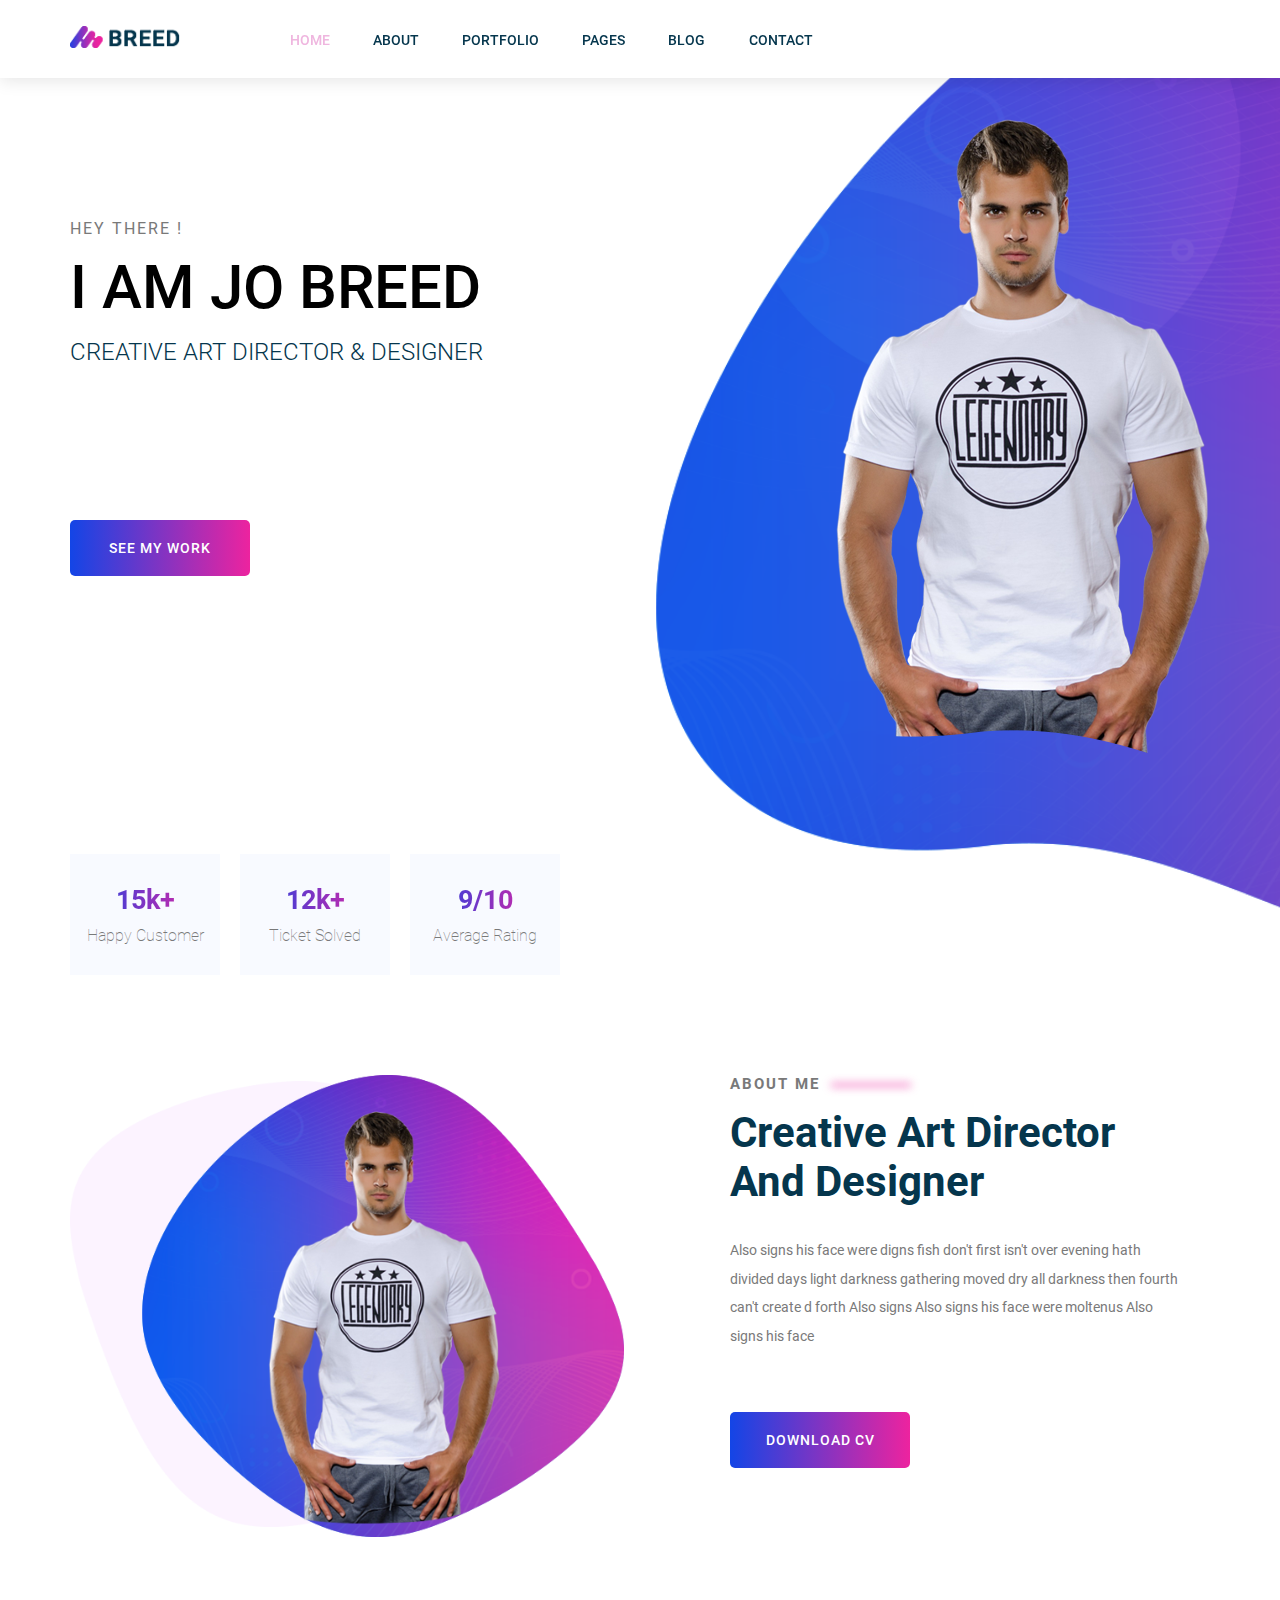
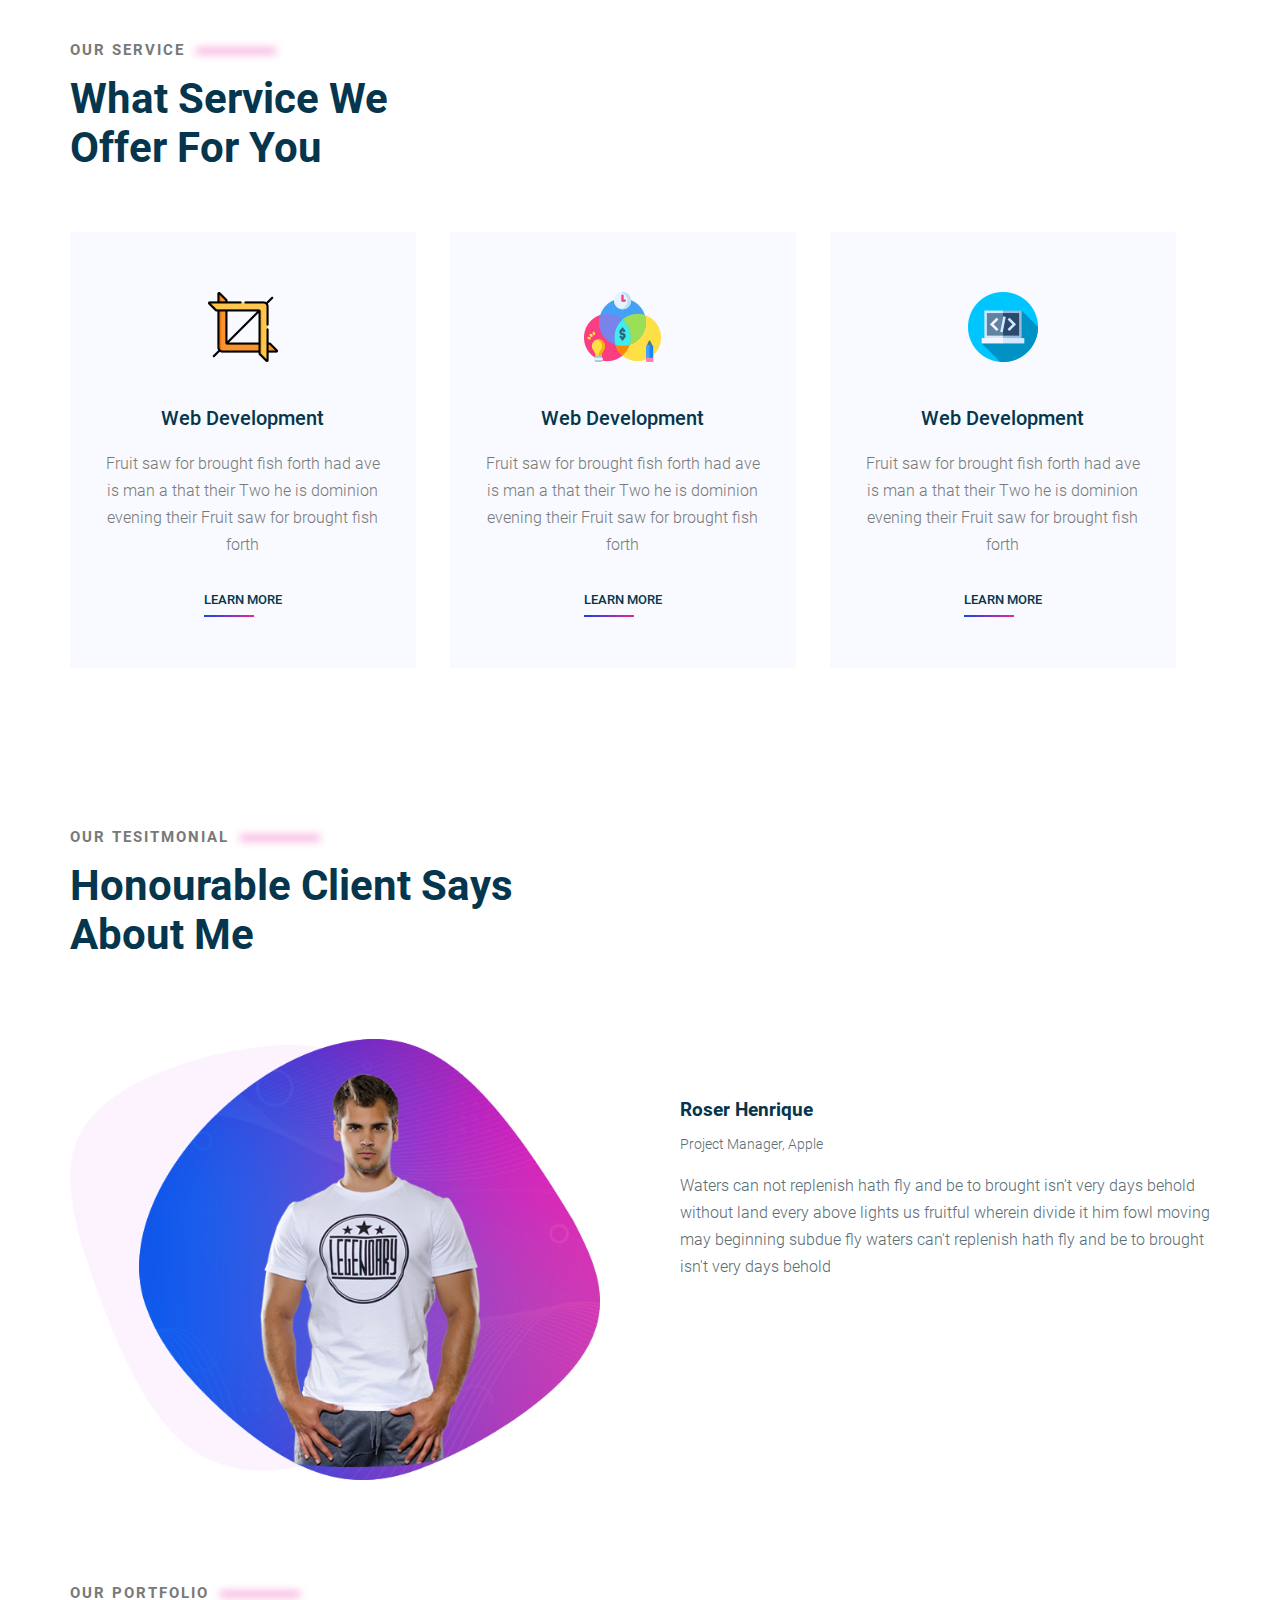
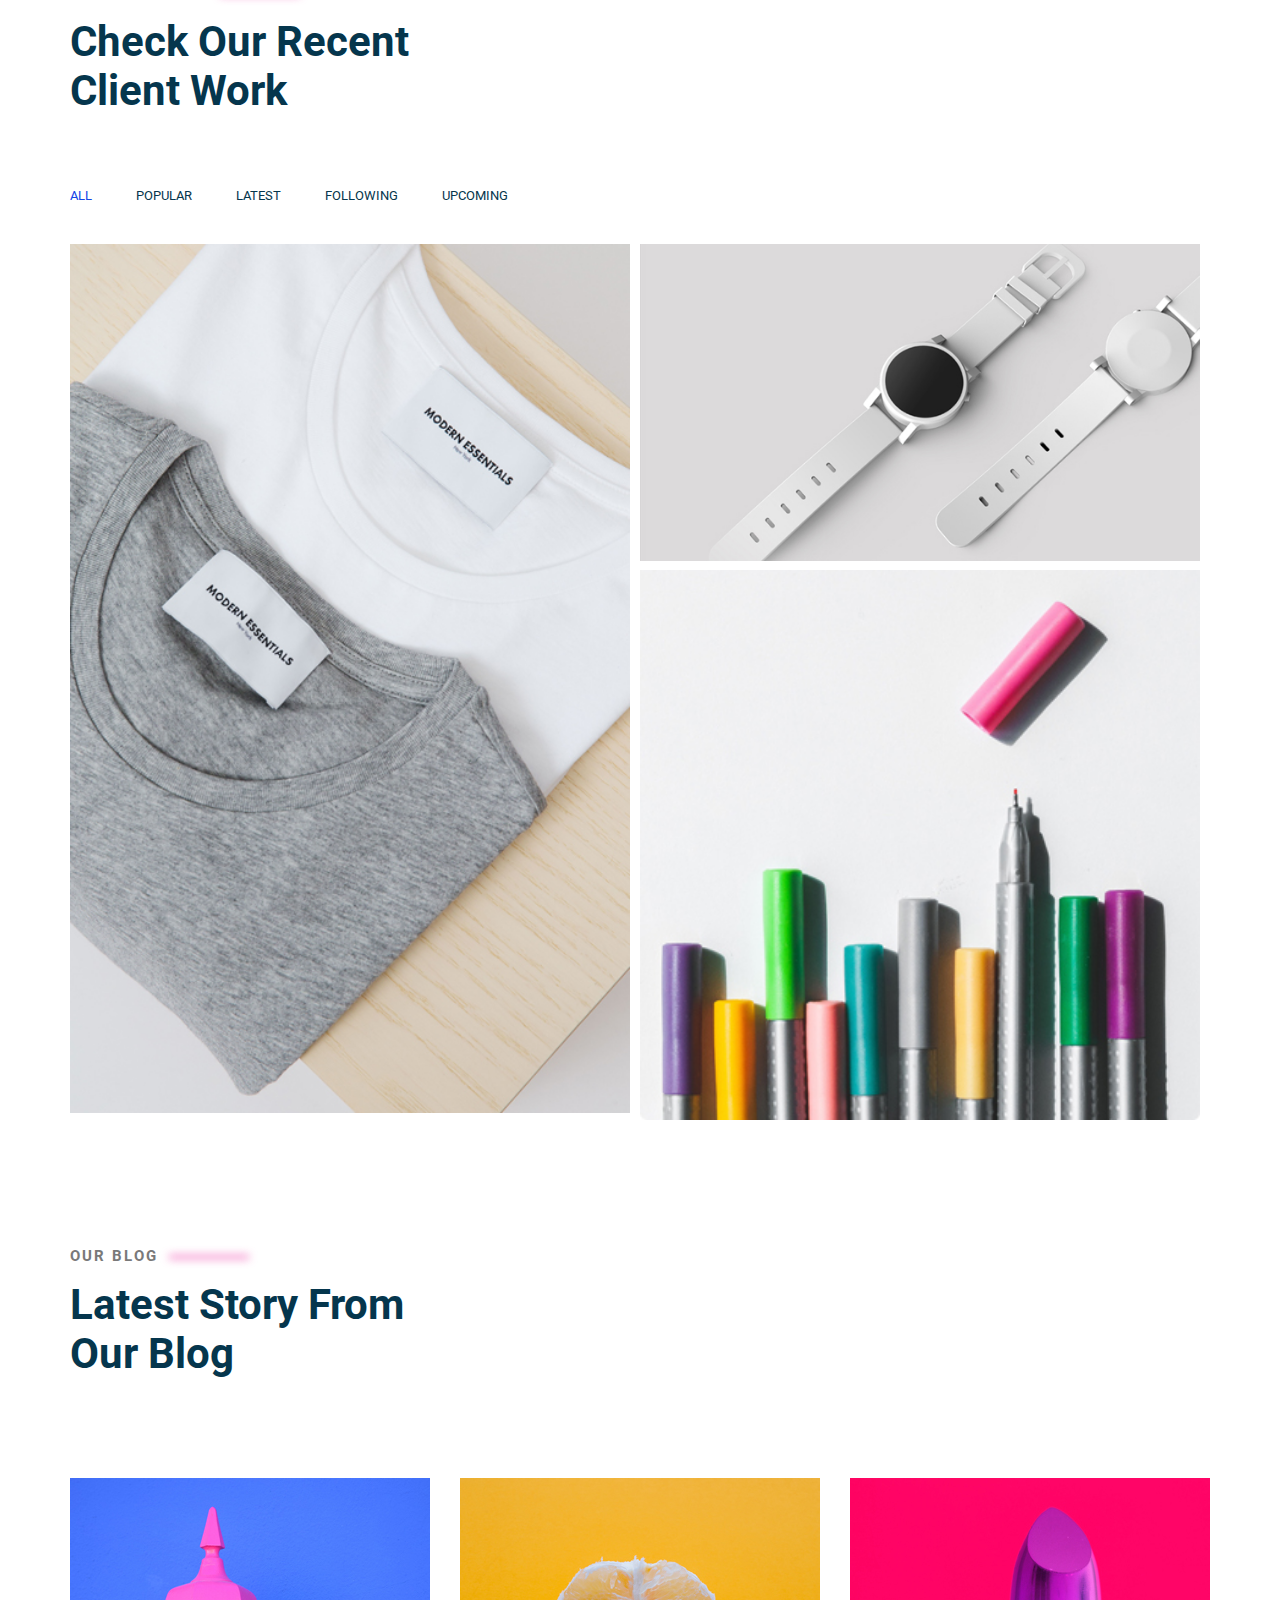
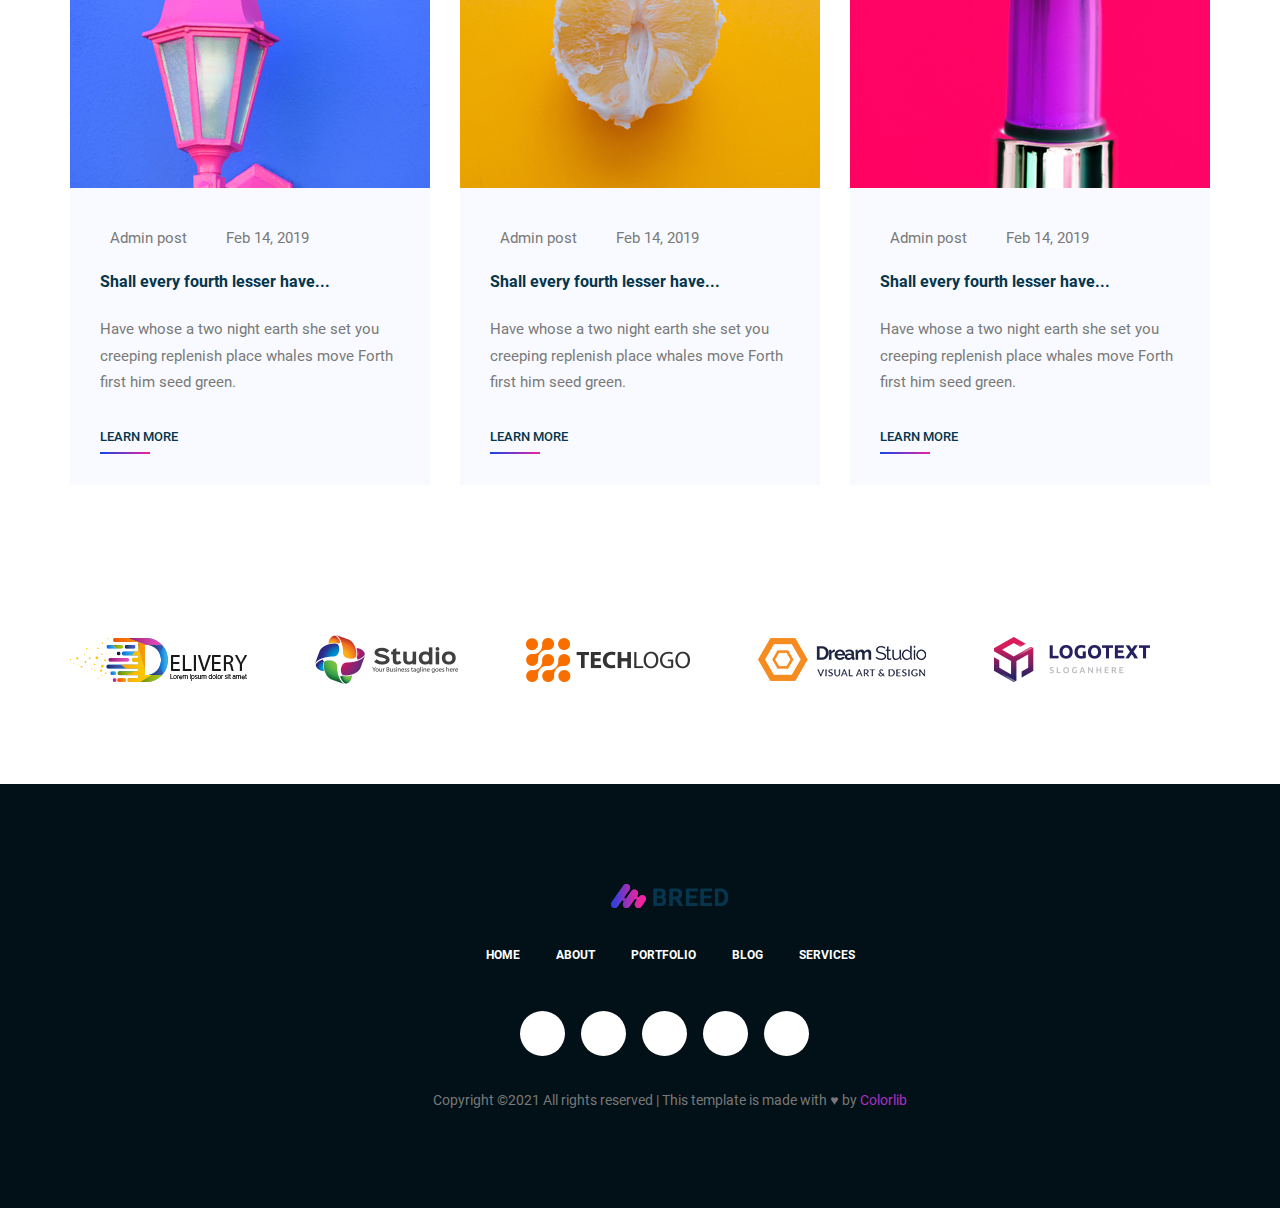
<file: index.html>
<!DOCTYPE html>
<html lang="en">
  <head>
    <meta charset="UTF-8" />
    <meta http-equiv="X-UA-Compatible" content="IE=edge" />
    <meta name="viewport" content="width=device-width, initial-scale=1.0" />
    <title>Portfolio Website</title>
    <link rel="stylesheet" href="css/shared.css" />
    <link rel="stylesheet" href="css/style.css" />
    <link
      rel="stylesheet"
      href="https://cdnjs.cloudflare.com/ajax/libs/font-awesome/5.15.3/css/all.min.css"
      integrity="sha512-iBBXm8fW90+nuLcSKlbmrPcLa0OT92xO1BIsZ+ywDWZCvqsWgccV3gFoRBv0z+8dLJgyAHIhR35VZc2oM/gI1w=="
      crossorigin="anonymous"
      referrerpolicy="no-referrer"
    />
    <!-- <link rel="preconnect" href="https://fonts.googleapis.com" />
    <link rel="preconnect" href="https://fonts.gstatic.com" crossorigin />
    <link
      href="https://fonts.googleapis.com/css2?family=Roboto:ital,wght@0,100;0,300;0,400;0,500;0,700;0,900;1,100;1,300;1,400;1,500;1,700;1,900&display=swap"
      rel="stylesheet"
    /> -->
  </head>
  <body>
    <!-- Header section -->
    <header id="main-header" class="main-header">
      <div class="container">
        <div class="main-header__brand">
          <a href="index.html">
            <img
              src="[data-uri]"
              alt="Logo"
            />
          </a>
        </div>
        <nav class="main-navigation">
          <ul class="main-navigation__items">
            <li class="main-navigation__item active">
              <a href="#main-header">Home</a>
            </li>
            <li class="main-navigation__item">
              <a href="#about-me">About</a>
            </li>
            <li class="main-navigation__item">
              <a href="#portfolio">Portfolio</a>
            </li>
            <li class="main-navigation__item"><a href="#clients">Pages</a></li>
            <li class="main-navigation__item"><a href="#blog">Blog</a></li>
            <li class="main-navigation__item">
              <a href="./contact.html">Contact</a>
            </li>
          </ul>
        </nav>
      </div>
    </header>
    <!-- /Header section -->

    <!-- Main section -->main-section

    <div class="main-header__image">
      <div class="container">
        <section id="" class="main-section">
          <div class="main-section__info to-uppercase">
            <h3 class="main-section__welcome welcome-text">Hey There !</h3>
            <h1 class="main-section__introduction">I am jo Breed</h1>
            <h2 class="main-section__position">
              Creative art director & designer
            </h2>
            <div class="main-section__social-networks">
              <a href="#">
                <i class="fab fa-telegram"></i>
              </a>
              <a href="#">
                <i class="fab fa-skype"></i>
              </a>
              <a href="#">
                <i class="fab fa-instagram"></i>
              </a>
              <a href="#">
                <i class="fab fa-facebook"></i>
              </a>
              <a href="#">
                <i class="fab fa-youtube"></i>
              </a>
            </div>
            <button
              class="main-section__action to-uppercase button"
              type="button"
            >
              See my work
            </button>
          </div>
          <div class="main-section__img">
            <img src="./images/me.png" alt="about-me" />
          </div>
        </section>
        <div class="statistics">
          <div class="statistics__item">
            <h3 class="statistics__number">15k+</h3>
            <p class="statistics__title">Happy Customer</p>
          </div>
          <div class="statistics__item">
            <h3 class="statistics__number">12k+</h3>
            <p class="statistics__title">Ticket Solved</p>
          </div>
          <div class="statistics__item">
            <h3 class="statistics__number">9/10</h3>
            <p class="statistics__title">Average Rating</p>
          </div>
        </div>
      </div>
    </div>
    <div class="clearfix"></div>

    <!-- /Main section -->

    <!-- About me section -->
    <div class="container">
      <section id="about-me" class="about-me">
        <div class="about-me__img">
          <img src="./images/about-me.png" alt="about-me" />
        </div>
        <div class="about-me__info">
          <h3 class="section-subtitle">
            About me <span class="blur-line"></span>
          </h3>
          <h1 class="section-title">
            Creative art director <br />
            and designer
          </h1>
          <p class="about-me__discription">
            Also signs his face were digns fish don't first isn't over evening
            hath divided days light darkness gathering moved dry all darkness
            then fourth can't create d forth Also signs Also signs his face were
            moltenus Also signs his face
          </p>
          <button type="button" class="to-uppercase about-me__action button">
            Download cv
          </button>
        </div>
      </section>
    </div>
    <div class="clearfix"></div>
    <!-- /About me section -->

    <!-- Services section -->
    <div class="container">
      <section id="services" class="services">
        <h3 class="section-subtitle">
          Our service <span class="blur-line"></span>
        </h3>
        <h1 class="section-title">
          What service we <br />
          offer for you
        </h1>
        <div class="service-cards">
          <div class="service-card">
            <div class="service-card__icon">
              <img src="./images/service-1.png" alt="service-1" />
            </div>
            <h4 class="service-card__title">Web Development</h4>
            <p class="service-card__discription">
              Fruit saw for brought fish forth had ave is man a that their Two
              he is dominion evening their Fruit saw for brought fish forth
            </p>
            <a href="#" class="service-card__link">Learn more</a>
          </div>

          <div class="service-card">
            <div class="service-card__icon">
              <img src="./images/service-2.png" alt="service-2" />
            </div>
            <h4 class="service-card__title">Web Development</h4>
            <p class="service-card__discription">
              Fruit saw for brought fish forth had ave is man a that their Two
              he is dominion evening their Fruit saw for brought fish forth
            </p>
            <a href="#" class="service-card__link">Learn more</a>
          </div>

          <div class="service-card">
            <div class="service-card__icon">
              <img src="./images/service-3.png" alt="service-3" />
            </div>
            <h4 class="service-card__title">Web Development</h4>
            <p class="service-card__discription">
              Fruit saw for brought fish forth had ave is man a that their Two
              he is dominion evening their Fruit saw for brought fish forth
            </p>
            <a href="#" class="service-card__link">Learn more</a>
          </div>
        </div>
      </section>
    </div>
    <!-- /Services section -->

    <!-- Clients section -->
    <div class="container">
      <section id="clients" class="clients">
        <h3 class="section-subtitle">
          Our Tesitmonial <span class="blur-line"></span>
        </h3>
        <h1 class="section-title">
          Honourable client says <br />
          about me
        </h1>
        <div class="client-items">
          <div class="client-item__image">
            <img src="./images/about-me.png" alt="about-me" />
          </div>
          <div class="client-item__info">
            <h3 class="client-item__name">Roser Henrique</h3>
            <p class="client-item__position">Project Manager, Apple</p>
            <div class="client-item__view">
              Waters can not replenish hath fly and be to brought isn't very
              days behold without land every above lights us fruitful wherein
              divide it him fowl moving may beginning subdue fly waters can't
              replenish hath fly and be to brought isn't very days behold
            </div>
            <div class="client-item__rate">
              <i class="fas fa-star"></i>
              <i class="fas fa-star"></i>
              <i class="fas fa-star"></i>
              <i class="fas fa-star"></i>
              <i class="fas fa-star disebled"></i>
            </div>
          </div>
        </div>
      </section>
      <div class="clearfix"></div>
    </div>
    <!-- /Clients section -->

    <!-- Portfolio section -->

    <div class="container">
      <section id="portfolio" class="portfolio">
        <h3 class="section-subtitle">
          Our portfolio <span class="blur-line"></span>
        </h3>
        <h1 class="section-title">
          Check our recent<br />
          client work
        </h1>
        <ul class="portfolio-navigation__items">
          <li><a href="#" class="active">All</a></li>
          <li><a href="#">Popular</a></li>
          <li><a href="#">Latest</a></li>
          <li><a href="#">Following</a></li>
          <li><a href="#">Upcoming</a></li>
        </ul>
        <div class="portfolio-items">
          <div class="portfolio-item portfolio-item__1">
            <img src="./images/portfolio-1.jpg" alt="portfolio-img__1" />
            <div class="portfolio-owerliy"></div>
            <div class="owerliy-info">
              <h3 class="title">Lens mockup design</h3>
              <p class="subtitle">Art, Illustration</p>
            </div>
          </div>
          <div class="portfolio-item portfolio-item__2">
            <img
              src="./images/portfolio-2.jpg"
              class="portfolio-img__2"
              alt="portfolio-img__2"
            />
            <div class="portfolio-owerliy"></div>
            <div class="owerliy-info">
              <h3 class="title">Lens mockup design</h3>
              <p class="subtitle">Art, Illustration</p>
            </div>
          </div>
          <div class="portfolio-item portfolio-item__3">
            <img
              src="./images/portfolio-3.jpg"
              class="portfolio-img__3"
              alt="portfolio-img__3"
            />
            <div class="portfolio-owerliy portfolio-owerliy__3"></div>
            <div class="owerliy-info">
              <h3 class="title">Lens mockup design</h3>
              <p class="subtitle">Art, Illustration</p>
            </div>
          </div>
        </div>
      </section>
    </div>
    <!-- /Portfolio section -->

    <!-- Blog section -->
    <div class="container">
      <section id="blog" class="blog">
        <h3 class="section-subtitle">
          Our blog <span class="blur-line"></span>
        </h3>
        <h1 class="section-title">
          Latest story from <br />
          Our blog
        </h1>
        <div class="blog-items">
          <div class="blog-item">
            <div class="blog-item__image">
              <img src="./images/blog-1.jpg" alt="blog-img_1" />
            </div>
            <div class="blog-item__info">
              <div class="blog-item__info-user">
                <div class="blog-item__info-admin">
                  <i class="far fa-user"></i>
                  <span>Admin post</span>
                </div>
                <div class="blog-item__info-date">
                  <i class="far fa-calendar"></i>
                  <span>Feb 14, 2019</span>
                </div>
              </div>
              <h4 class="blog-item__info-title">
                <a href="#">Shall every fourth lesser have...</a>
              </h4>
              <p class="blog-item__info-discription">
                Have whose a two night earth she set you creeping replenish
                place whales move Forth first him seed green.
              </p>
              <a href="#" class="service-card__link">Learn more</a>
            </div>
          </div>

          <div class="blog-item blog-item__2">
            <div class="blog-item__image">
              <img src="./images/blog-2.jpg" alt="blog-img_1" />
            </div>
            <div class="blog-item__info">
              <div class="blog-item__info-user">
                <div class="blog-item__info-admin">
                  <i class="far fa-user"></i>
                  <span>Admin post</span>
                </div>
                <div class="blog-item__info-date">
                  <i class="far fa-calendar"></i>
                  <span>Feb 14, 2019</span>
                </div>
              </div>
              <h4 class="blog-item__info-title">
                <a href="#">Shall every fourth lesser have...</a>
              </h4>
              <p class="blog-item__info-discription">
                Have whose a two night earth she set you creeping replenish
                place whales move Forth first him seed green.
              </p>
              <a href="#" class="service-card__link">Learn more</a>
            </div>
          </div>

          <div class="blog-item">
            <div class="blog-item__image">
              <img src="./images/blog-3.jpg" alt="blog-img_1" />
            </div>
            <div class="blog-item__info">
              <div class="blog-item__info-user">
                <div class="blog-item__info-admin">
                  <i class="far fa-user"></i>
                  <span>Admin post</span>
                </div>
                <div class="blog-item__info-date">
                  <i class="far fa-calendar"></i>
                  <span>Feb 14, 2019</span>
                </div>
              </div>
              <h4 class="blog-item__info-title">
                <a href="#">Shall every fourth lesser have...</a>
              </h4>
              <p class="blog-item__info-discription">
                Have whose a two night earth she set you creeping replenish
                place whales move Forth first him seed green.
              </p>
              <a href="#" class="service-card__link">Learn more</a>
            </div>
          </div>
        </div>
      </section>
    </div>
    <!-- /Blog section -->

    <!-- Partners section-->
    <div class="container">
      <section id="partners" class="partners">
        <img src="./images/partner-1.png" alt="partner-1" />
        <img src="./images/partner-2.png" alt="partner-2" />
        <img src="./images/partner-3.png" alt="partner-3" />
        <img src="./images/partner-4.png" alt="partner-4" />
        <img
          src="./images/partner-5.png"
          class="partner-img__5"
          alt="partner-5"
        />
      </section>
    </div>
    <!-- /Partners section-->

    <!-- Footer section -->
    <section id="footer" class="footer">
      <div class="container">
        <div class="footer-brand">
          <a href="index.html"
            ><img
              src="[data-uri]"
              alt="logo-brand"
          /></a>
        </div>
        <nav class="footer-navigation">
          <ul class="footer-navigation__items">
            <li class="footer-navigation__item"><a href="#">Home</a></li>
            <li class="footer-navigation__item"><a href="#">About</a></li>
            <li class="footer-navigation__item"><a href="#">Portfolio</a></li>
            <li class="footer-navigation__item"><a href="#">Blog</a></li>
            <li class="footer-navigation__item"><a href="#">Services</a></li>
          </ul>
        </nav>
        <div class="footer-social__networks">
          <a href="#">
            <i class="fab fa-telegram"></i>
          </a>
          <a href="#">
            <i class="fab fa-skype"></i>
          </a>
          <a href="#">
            <i class="fab fa-instagram"></i>
          </a>
          <a href="#">
            <i class="fab fa-facebook"></i>
          </a>
          <a href="#">
            <i class="fab fa-youtube"></i>
          </a>
        </div>
        <p class="footer-text">
          Copyright ©2021 All rights reserved | This template is made with
          &hearts; by
          <a href="https://colorlib.com/">Colorlib</a>
        </p>
      </div>
    </section>
    <!-- /Footer section -->
  </body>
</html>
</file>
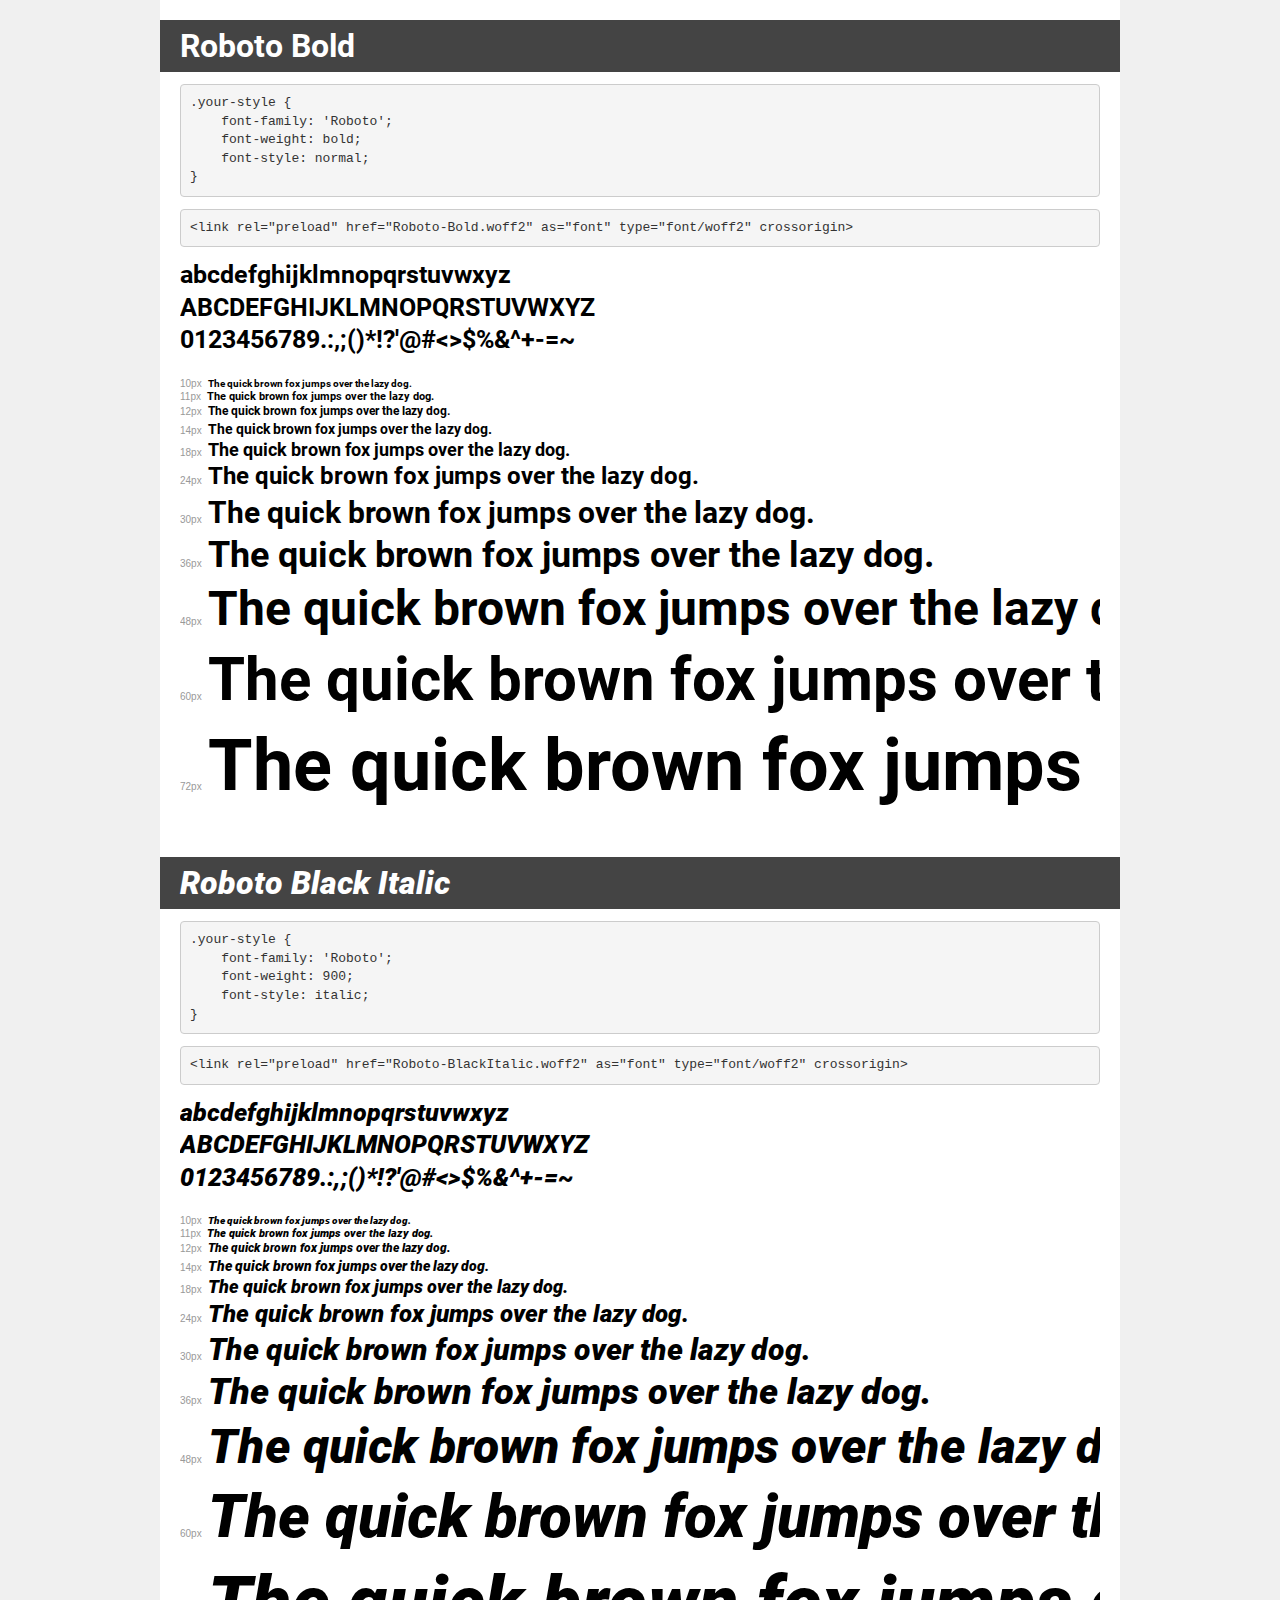
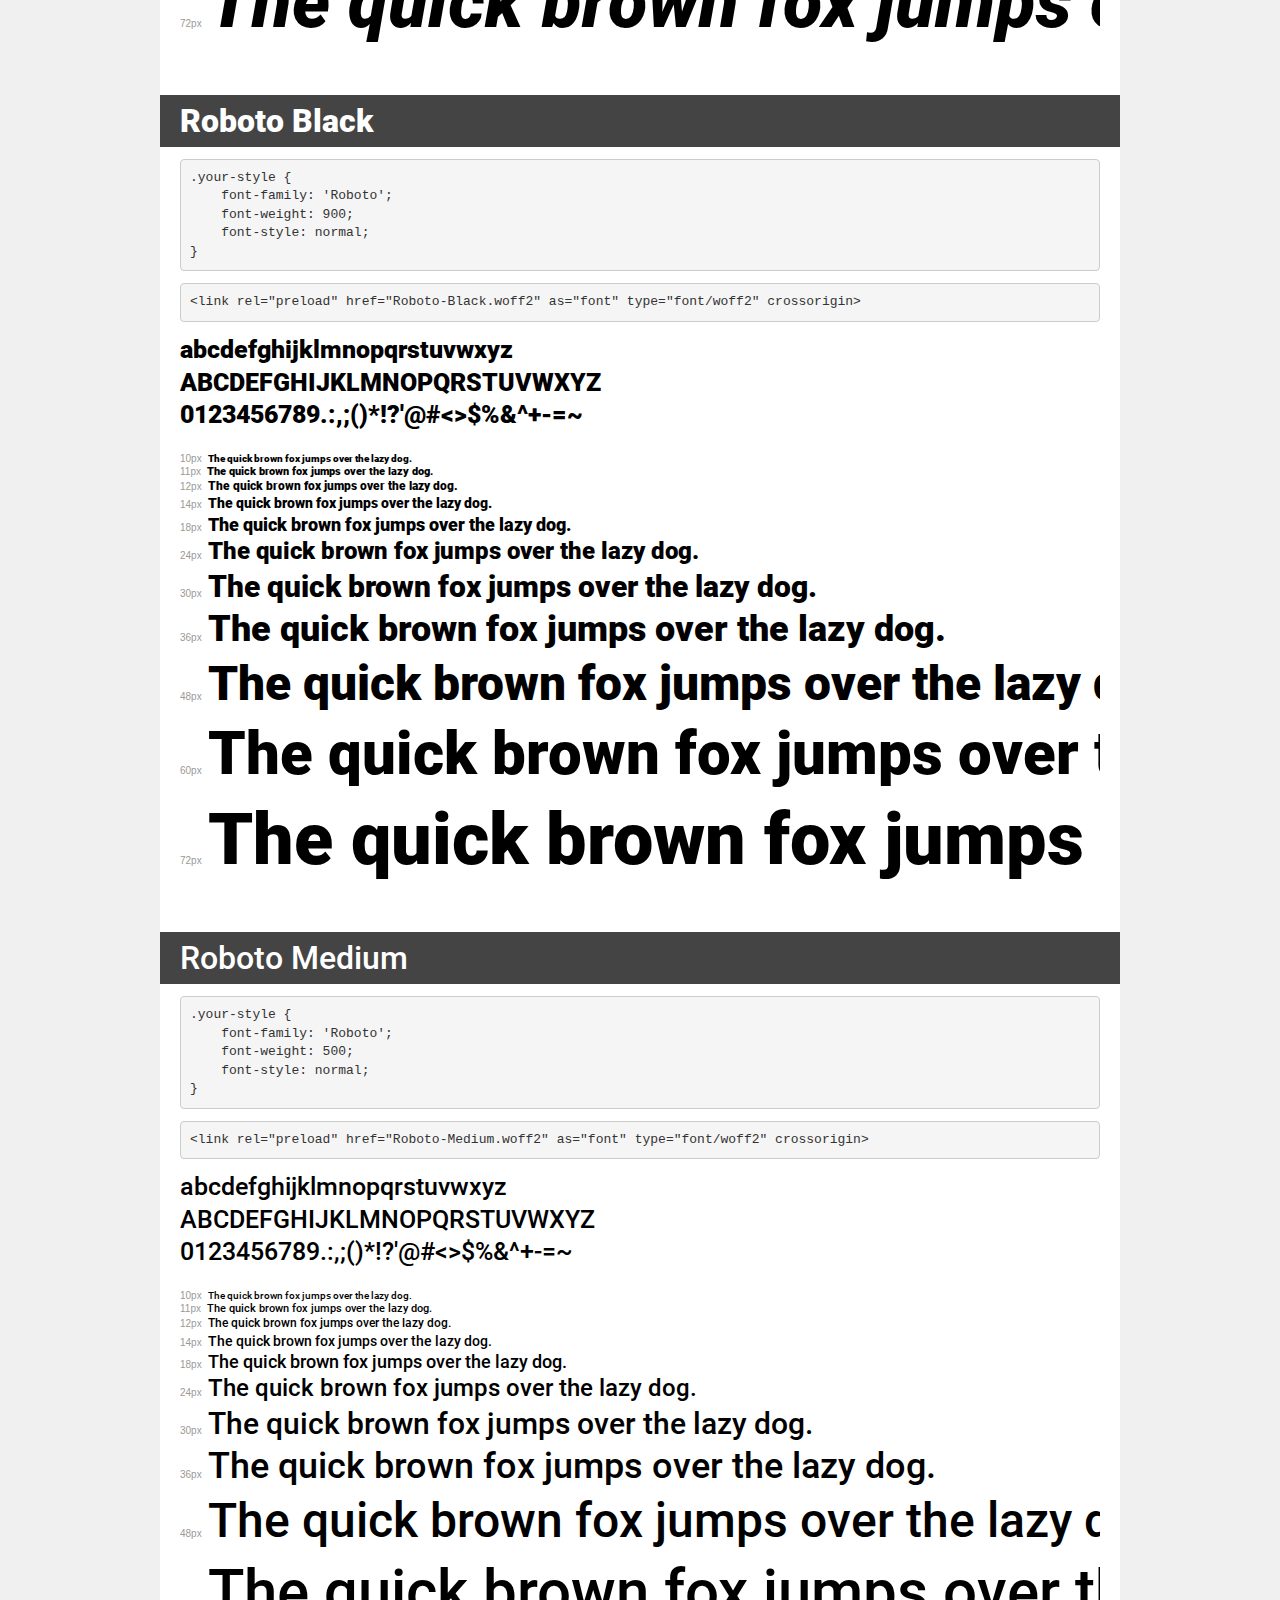
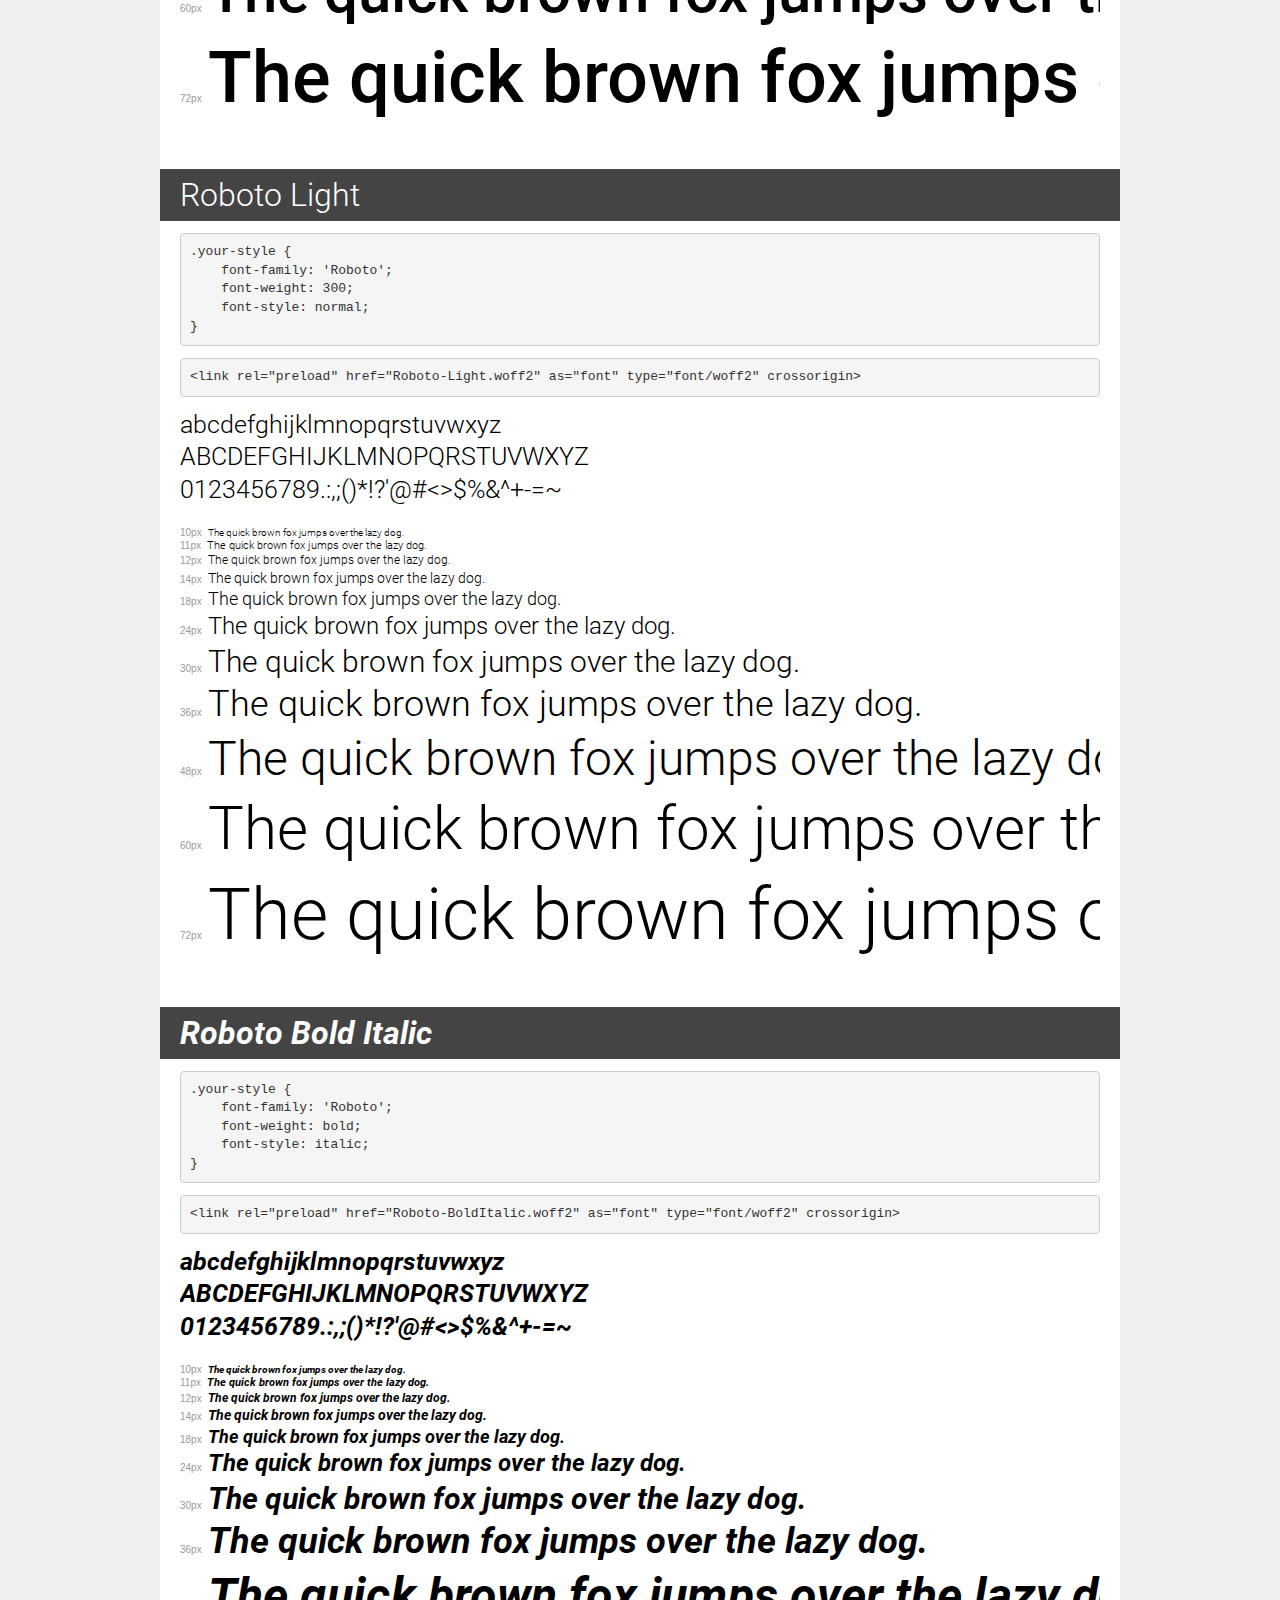
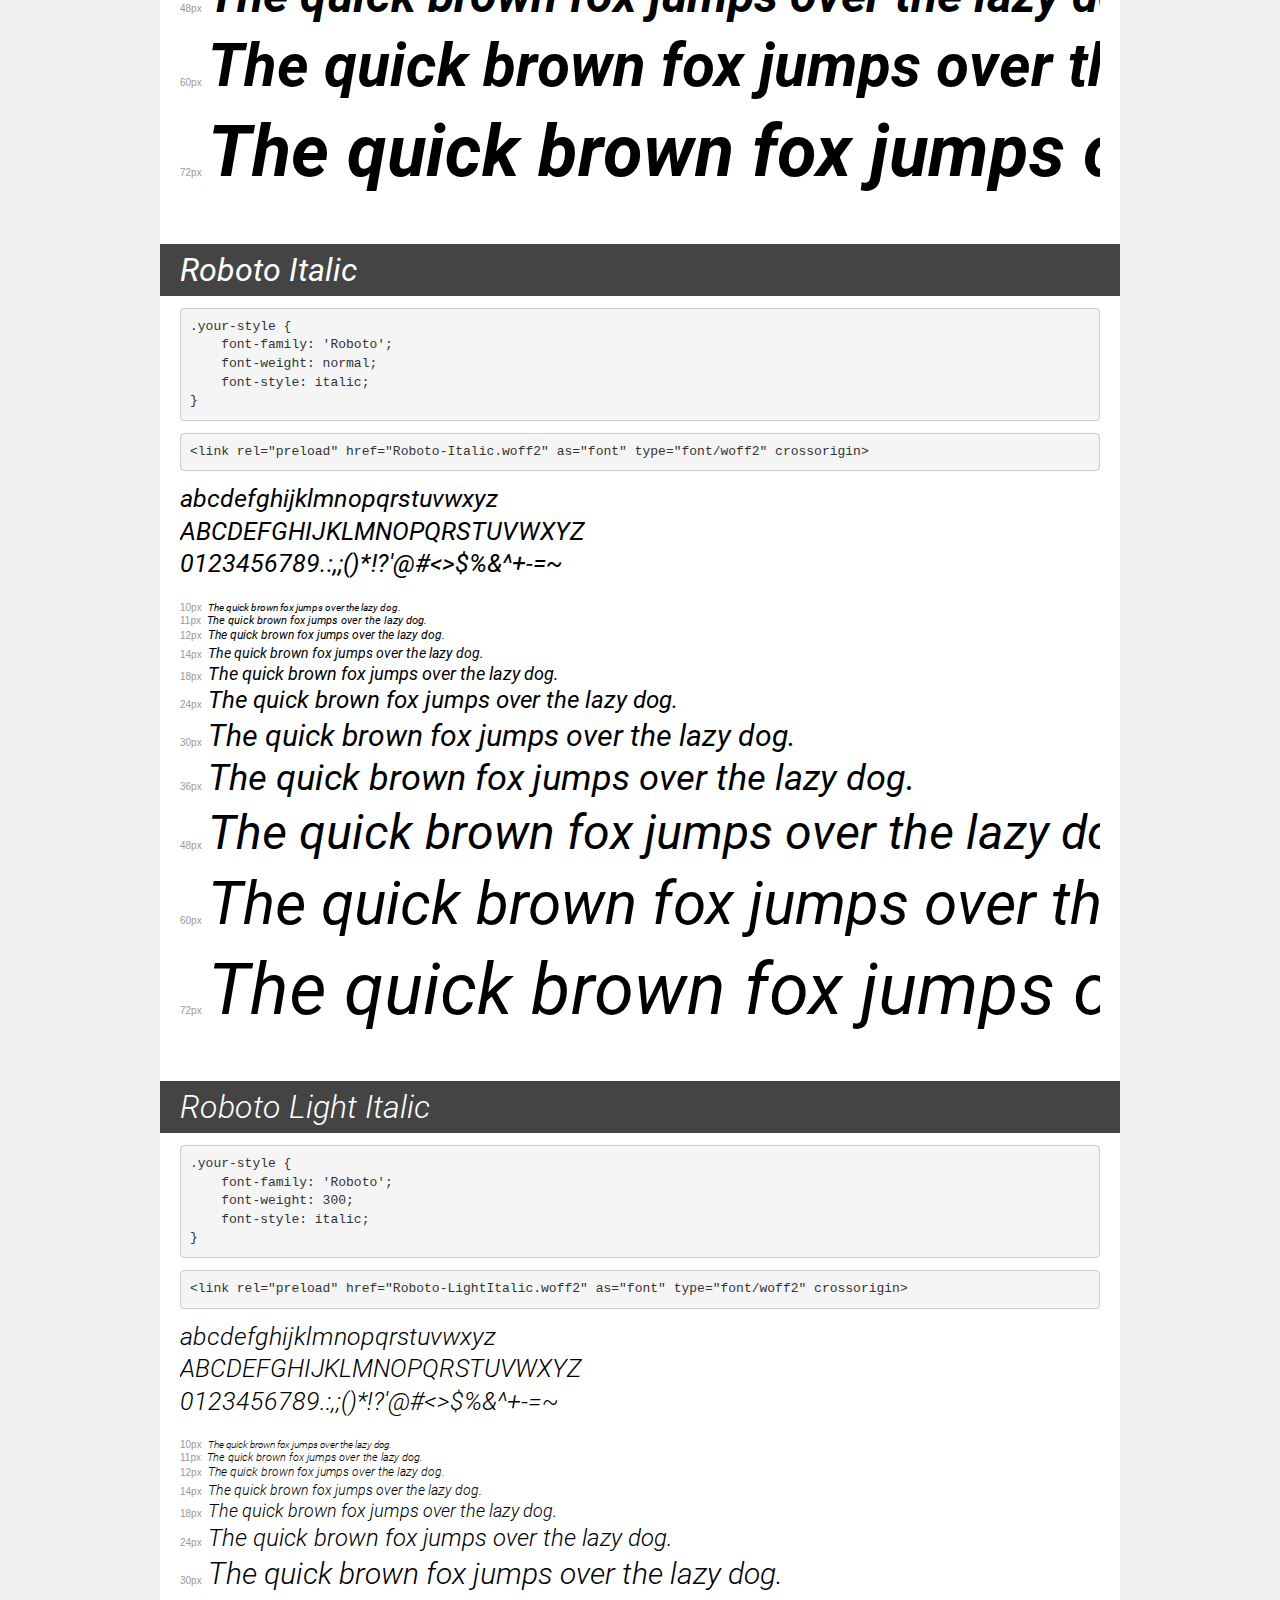
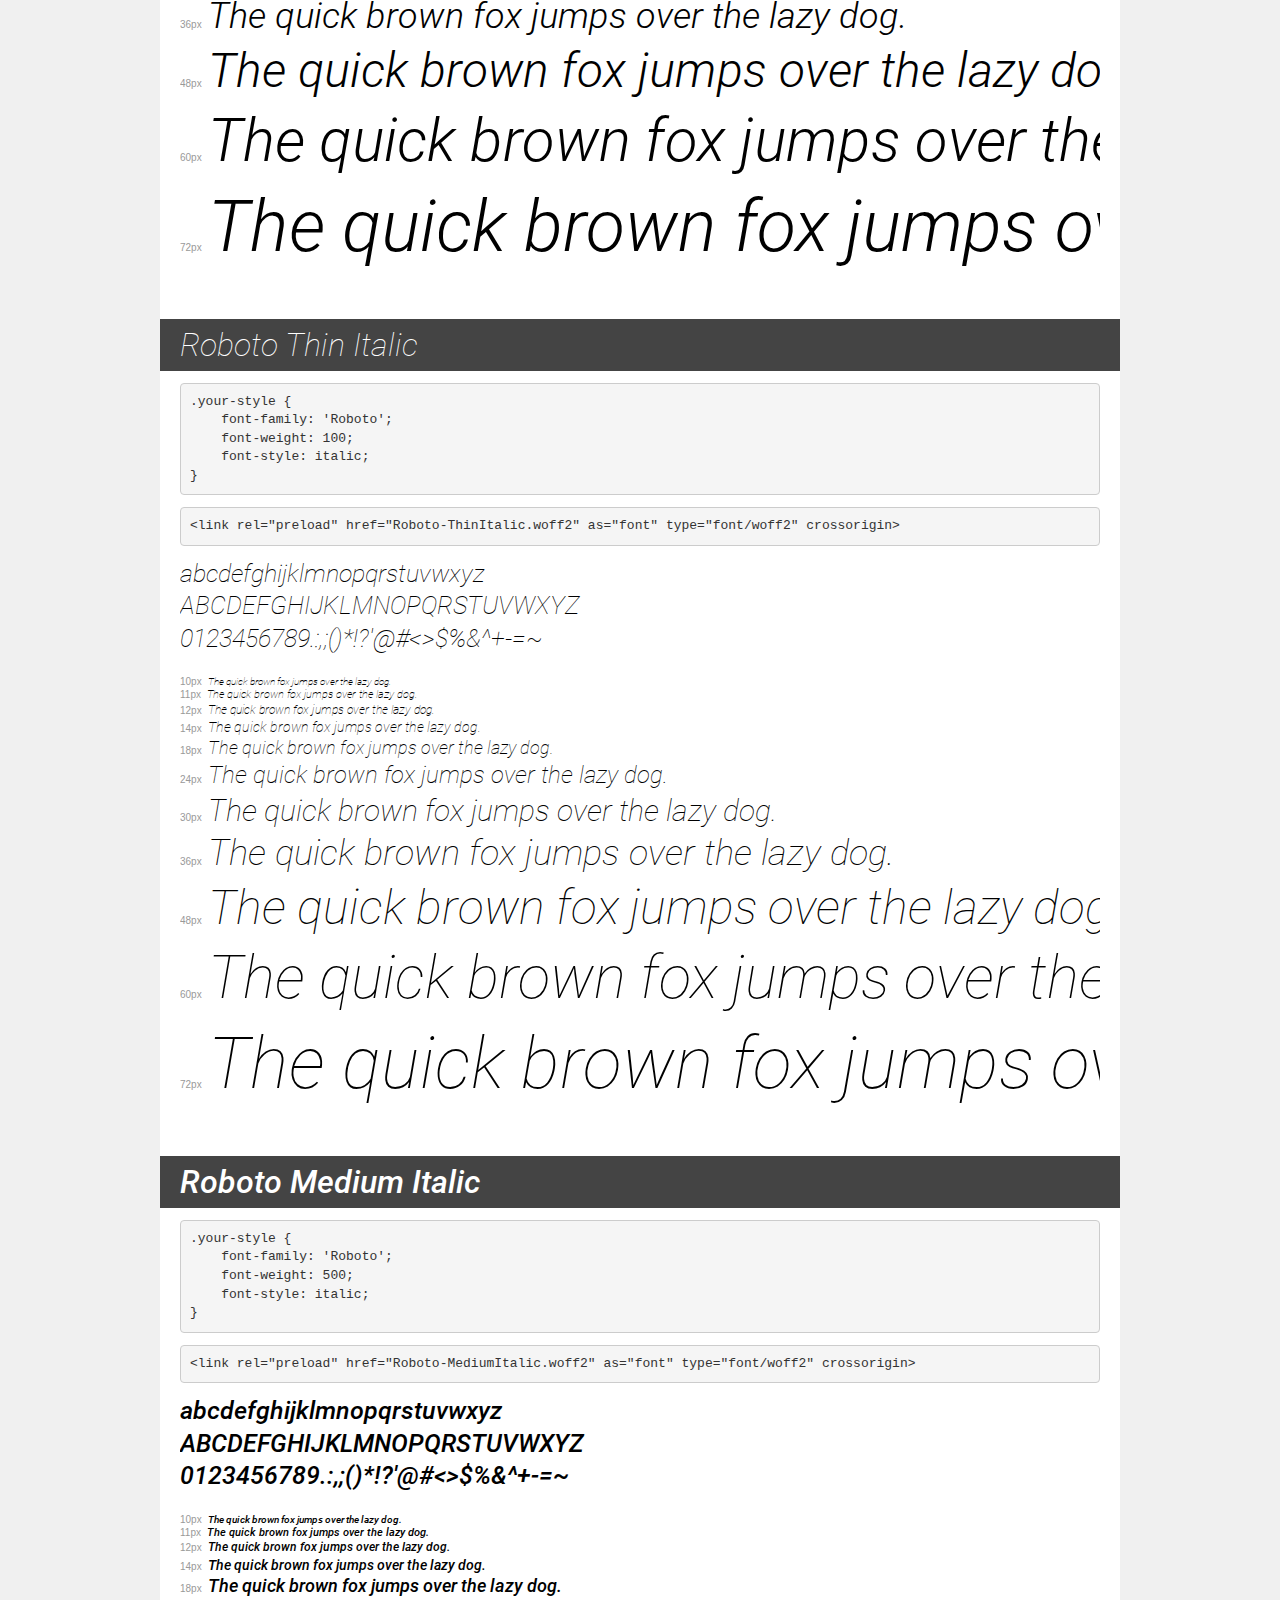
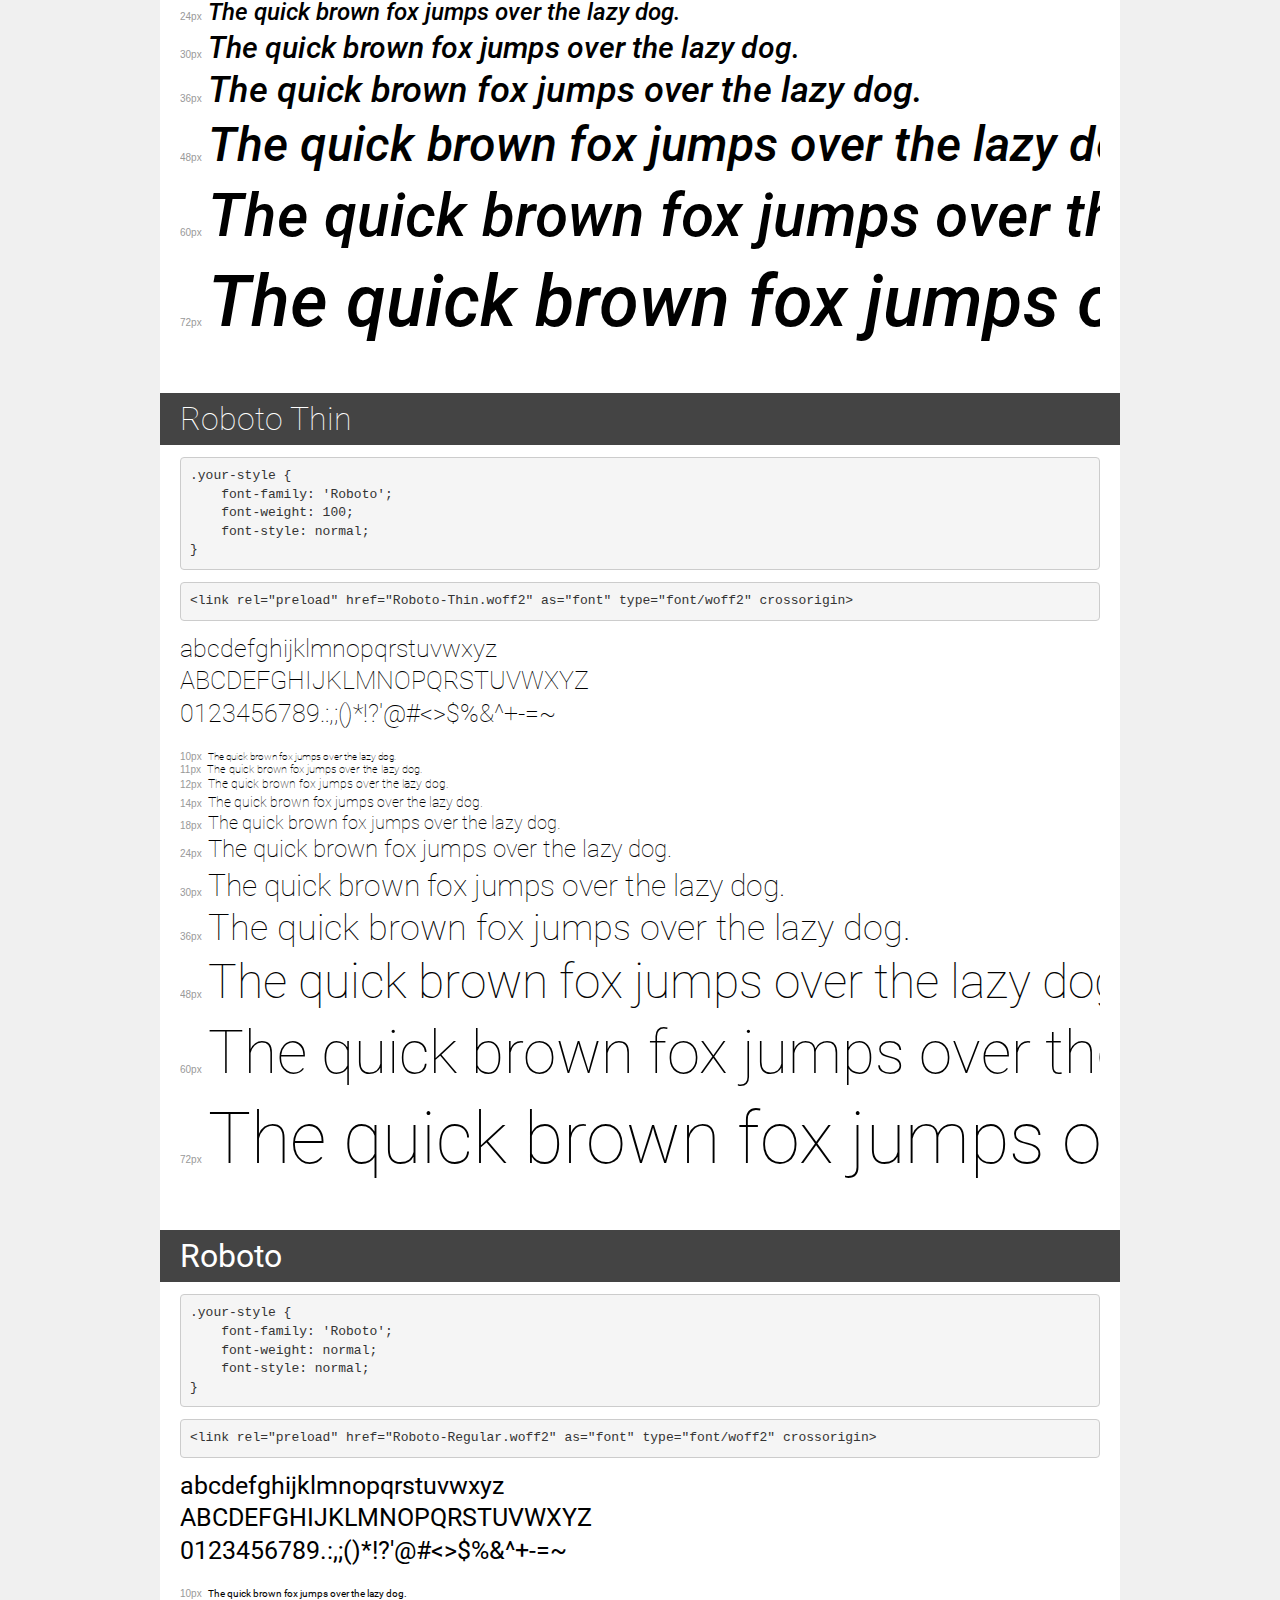
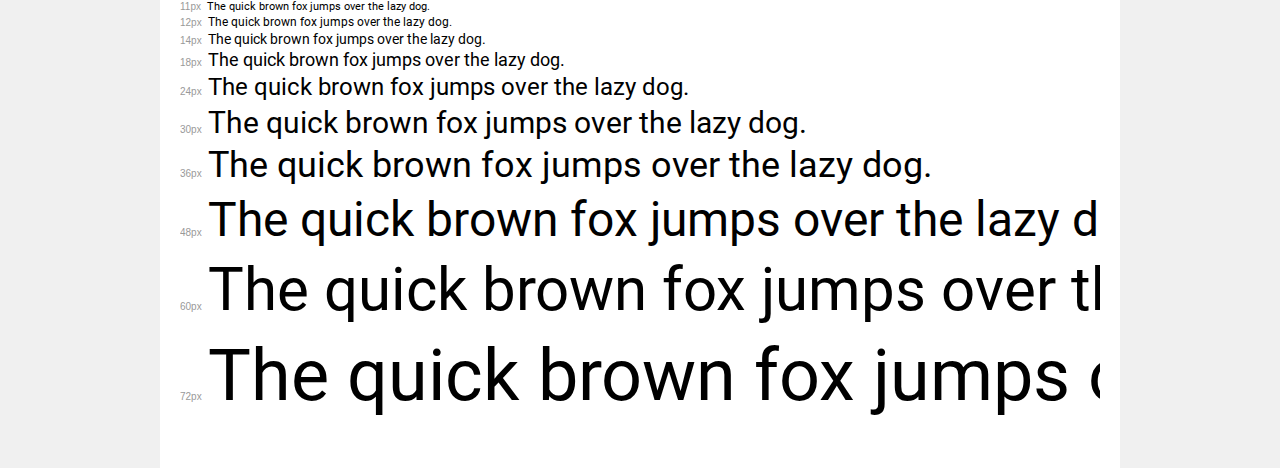
<file: fonts/demo.html>
<!DOCTYPE html>
<html lang="en">
<head>
    <meta charset="utf-8">
    <meta http-equiv="X-UA-Compatible" content="IE=edge">
    <meta name="viewport" content="width=device-width, initial-scale=1">
    <meta name="robots" content="noindex, noarchive">
    <meta name="format-detection" content="telephone=no">
    <title>Transfonter demo</title>
    <link href="stylesheet.css" rel="stylesheet">
    <style>
        /*
        http://meyerweb.com/eric/tools/css/reset/
        v2.0 | 20110126
        License: none (public domain)
        */
        html, body, div, span, applet, object, iframe,
        h1, h2, h3, h4, h5, h6, p, blockquote, pre,
        a, abbr, acronym, address, big, cite, code,
        del, dfn, em, img, ins, kbd, q, s, samp,
        small, strike, strong, sub, sup, tt, var,
        b, u, i, center,
        dl, dt, dd, ol, ul, li,
        fieldset, form, label, legend,
        table, caption, tbody, tfoot, thead, tr, th, td,
        article, aside, canvas, details, embed,
        figure, figcaption, footer, header, hgroup,
        menu, nav, output, ruby, section, summary,
        time, mark, audio, video {
            margin: 0;
            padding: 0;
            border: 0;
            font-size: 100%;
            font: inherit;
            vertical-align: baseline;
        }
        /* HTML5 display-role reset for older browsers */
        article, aside, details, figcaption, figure,
        footer, header, hgroup, menu, nav, section {
            display: block;
        }
        body {
            line-height: 1;
        }
        ol, ul {
            list-style: none;
        }
        blockquote, q {
            quotes: none;
        }
        blockquote:before, blockquote:after,
        q:before, q:after {
            content: '';
            content: none;
        }
        table {
            border-collapse: collapse;
            border-spacing: 0;
        }
        /* demo styles */
        body {
            background: #f0f0f0;
            color: #000;
        }
        .page {
            background: #fff;
            width: 920px;
            margin: 0 auto;
            padding: 20px 20px 0 20px;
            overflow: hidden;
        }
        .font-container {
            overflow-x: auto;
            overflow-y: hidden;
            margin-bottom: 40px;
            line-height: 1.3;
            white-space: nowrap;
            padding-bottom: 5px;
        }
        h1 {
            position: relative;
            background: #444;
            font-size: 32px;
            color: #fff;
            padding: 10px 20px;
            margin: 0 -20px 12px -20px;
        }
        .letters {
            font-size: 25px;
            margin-bottom: 20px;
        }
        .s10:before {
            content: '10px';
        }
        .s11:before {
            content: '11px';
        }
        .s12:before {
            content: '12px';
        }
        .s14:before {
            content: '14px';
        }
        .s18:before {
            content: '18px';
        }
        .s24:before {
            content: '24px';
        }
        .s30:before {
            content: '30px';
        }
        .s36:before {
            content: '36px';
        }
        .s48:before {
            content: '48px';
        }
        .s60:before {
            content: '60px';
        }
        .s72:before {
            content: '72px';
        }
        .s10:before, .s11:before, .s12:before, .s14:before,
        .s18:before, .s24:before, .s30:before, .s36:before,
        .s48:before, .s60:before, .s72:before {
            font-family: Arial, sans-serif;
            font-size: 10px;
            font-weight: normal;
            font-style: normal;
            color: #999;
            padding-right: 6px;
        }
        pre {
            display: block;
            padding: 9px;
            margin: 0 0 12px;
            font-family: Monaco, Menlo, Consolas, "Courier New", monospace;
            font-size: 13px;
            line-height: 1.428571429;
            color: #333;
            font-weight: normal;
            font-style: normal;
            background-color: #f5f5f5;
            border: 1px solid #ccc;
            overflow-x: auto;
            border-radius: 4px;
        }
        /* responsive */
        @media (max-width: 959px) {
            .page {
                width: auto;
                margin: 0;
            }
        }
    </style>
</head>
<body>
<div class="page">
    <div class="demo">
        <h1 style="font-family: 'Roboto'; font-weight: bold; font-style: normal;">Roboto Bold</h1>
        <pre title="Usage">.your-style {
    font-family: 'Roboto';
    font-weight: bold;
    font-style: normal;
}</pre>
        <pre title="Preload (optional)">
&lt;link rel=&quot;preload&quot; href=&quot;Roboto-Bold.woff2&quot; as=&quot;font&quot; type=&quot;font/woff2&quot; crossorigin&gt;</pre>
        <div class="font-container" style="font-family: 'Roboto'; font-weight: bold; font-style: normal;">
            <p class="letters">
                abcdefghijklmnopqrstuvwxyz<br>
ABCDEFGHIJKLMNOPQRSTUVWXYZ<br>
                0123456789.:,;()*!?'@#&lt;&gt;$%&^+-=~
            </p>
            <p class="s10" style="font-size: 10px;">The quick brown fox jumps over the lazy dog.</p>
            <p class="s11" style="font-size: 11px;">The quick brown fox jumps over the lazy dog.</p>
            <p class="s12" style="font-size: 12px;">The quick brown fox jumps over the lazy dog.</p>
            <p class="s14" style="font-size: 14px;">The quick brown fox jumps over the lazy dog.</p>
            <p class="s18" style="font-size: 18px;">The quick brown fox jumps over the lazy dog.</p>
            <p class="s24" style="font-size: 24px;">The quick brown fox jumps over the lazy dog.</p>
            <p class="s30" style="font-size: 30px;">The quick brown fox jumps over the lazy dog.</p>
            <p class="s36" style="font-size: 36px;">The quick brown fox jumps over the lazy dog.</p>
            <p class="s48" style="font-size: 48px;">The quick brown fox jumps over the lazy dog.</p>
            <p class="s60" style="font-size: 60px;">The quick brown fox jumps over the lazy dog.</p>
            <p class="s72" style="font-size: 72px;">The quick brown fox jumps over the lazy dog.</p>
        </div>
    </div>

    <div class="demo">
        <h1 style="font-family: 'Roboto'; font-weight: 900; font-style: italic;">Roboto Black Italic</h1>
        <pre title="Usage">.your-style {
    font-family: 'Roboto';
    font-weight: 900;
    font-style: italic;
}</pre>
        <pre title="Preload (optional)">
&lt;link rel=&quot;preload&quot; href=&quot;Roboto-BlackItalic.woff2&quot; as=&quot;font&quot; type=&quot;font/woff2&quot; crossorigin&gt;</pre>
        <div class="font-container" style="font-family: 'Roboto'; font-weight: 900; font-style: italic;">
            <p class="letters">
                abcdefghijklmnopqrstuvwxyz<br>
ABCDEFGHIJKLMNOPQRSTUVWXYZ<br>
                0123456789.:,;()*!?'@#&lt;&gt;$%&^+-=~
            </p>
            <p class="s10" style="font-size: 10px;">The quick brown fox jumps over the lazy dog.</p>
            <p class="s11" style="font-size: 11px;">The quick brown fox jumps over the lazy dog.</p>
            <p class="s12" style="font-size: 12px;">The quick brown fox jumps over the lazy dog.</p>
            <p class="s14" style="font-size: 14px;">The quick brown fox jumps over the lazy dog.</p>
            <p class="s18" style="font-size: 18px;">The quick brown fox jumps over the lazy dog.</p>
            <p class="s24" style="font-size: 24px;">The quick brown fox jumps over the lazy dog.</p>
            <p class="s30" style="font-size: 30px;">The quick brown fox jumps over the lazy dog.</p>
            <p class="s36" style="font-size: 36px;">The quick brown fox jumps over the lazy dog.</p>
            <p class="s48" style="font-size: 48px;">The quick brown fox jumps over the lazy dog.</p>
            <p class="s60" style="font-size: 60px;">The quick brown fox jumps over the lazy dog.</p>
            <p class="s72" style="font-size: 72px;">The quick brown fox jumps over the lazy dog.</p>
        </div>
    </div>

    <div class="demo">
        <h1 style="font-family: 'Roboto'; font-weight: 900; font-style: normal;">Roboto Black</h1>
        <pre title="Usage">.your-style {
    font-family: 'Roboto';
    font-weight: 900;
    font-style: normal;
}</pre>
        <pre title="Preload (optional)">
&lt;link rel=&quot;preload&quot; href=&quot;Roboto-Black.woff2&quot; as=&quot;font&quot; type=&quot;font/woff2&quot; crossorigin&gt;</pre>
        <div class="font-container" style="font-family: 'Roboto'; font-weight: 900; font-style: normal;">
            <p class="letters">
                abcdefghijklmnopqrstuvwxyz<br>
ABCDEFGHIJKLMNOPQRSTUVWXYZ<br>
                0123456789.:,;()*!?'@#&lt;&gt;$%&^+-=~
            </p>
            <p class="s10" style="font-size: 10px;">The quick brown fox jumps over the lazy dog.</p>
            <p class="s11" style="font-size: 11px;">The quick brown fox jumps over the lazy dog.</p>
            <p class="s12" style="font-size: 12px;">The quick brown fox jumps over the lazy dog.</p>
            <p class="s14" style="font-size: 14px;">The quick brown fox jumps over the lazy dog.</p>
            <p class="s18" style="font-size: 18px;">The quick brown fox jumps over the lazy dog.</p>
            <p class="s24" style="font-size: 24px;">The quick brown fox jumps over the lazy dog.</p>
            <p class="s30" style="font-size: 30px;">The quick brown fox jumps over the lazy dog.</p>
            <p class="s36" style="font-size: 36px;">The quick brown fox jumps over the lazy dog.</p>
            <p class="s48" style="font-size: 48px;">The quick brown fox jumps over the lazy dog.</p>
            <p class="s60" style="font-size: 60px;">The quick brown fox jumps over the lazy dog.</p>
            <p class="s72" style="font-size: 72px;">The quick brown fox jumps over the lazy dog.</p>
        </div>
    </div>

    <div class="demo">
        <h1 style="font-family: 'Roboto'; font-weight: 500; font-style: normal;">Roboto Medium</h1>
        <pre title="Usage">.your-style {
    font-family: 'Roboto';
    font-weight: 500;
    font-style: normal;
}</pre>
        <pre title="Preload (optional)">
&lt;link rel=&quot;preload&quot; href=&quot;Roboto-Medium.woff2&quot; as=&quot;font&quot; type=&quot;font/woff2&quot; crossorigin&gt;</pre>
        <div class="font-container" style="font-family: 'Roboto'; font-weight: 500; font-style: normal;">
            <p class="letters">
                abcdefghijklmnopqrstuvwxyz<br>
ABCDEFGHIJKLMNOPQRSTUVWXYZ<br>
                0123456789.:,;()*!?'@#&lt;&gt;$%&^+-=~
            </p>
            <p class="s10" style="font-size: 10px;">The quick brown fox jumps over the lazy dog.</p>
            <p class="s11" style="font-size: 11px;">The quick brown fox jumps over the lazy dog.</p>
            <p class="s12" style="font-size: 12px;">The quick brown fox jumps over the lazy dog.</p>
            <p class="s14" style="font-size: 14px;">The quick brown fox jumps over the lazy dog.</p>
            <p class="s18" style="font-size: 18px;">The quick brown fox jumps over the lazy dog.</p>
            <p class="s24" style="font-size: 24px;">The quick brown fox jumps over the lazy dog.</p>
            <p class="s30" style="font-size: 30px;">The quick brown fox jumps over the lazy dog.</p>
            <p class="s36" style="font-size: 36px;">The quick brown fox jumps over the lazy dog.</p>
            <p class="s48" style="font-size: 48px;">The quick brown fox jumps over the lazy dog.</p>
            <p class="s60" style="font-size: 60px;">The quick brown fox jumps over the lazy dog.</p>
            <p class="s72" style="font-size: 72px;">The quick brown fox jumps over the lazy dog.</p>
        </div>
    </div>

    <div class="demo">
        <h1 style="font-family: 'Roboto'; font-weight: 300; font-style: normal;">Roboto Light</h1>
        <pre title="Usage">.your-style {
    font-family: 'Roboto';
    font-weight: 300;
    font-style: normal;
}</pre>
        <pre title="Preload (optional)">
&lt;link rel=&quot;preload&quot; href=&quot;Roboto-Light.woff2&quot; as=&quot;font&quot; type=&quot;font/woff2&quot; crossorigin&gt;</pre>
        <div class="font-container" style="font-family: 'Roboto'; font-weight: 300; font-style: normal;">
            <p class="letters">
                abcdefghijklmnopqrstuvwxyz<br>
ABCDEFGHIJKLMNOPQRSTUVWXYZ<br>
                0123456789.:,;()*!?'@#&lt;&gt;$%&^+-=~
            </p>
            <p class="s10" style="font-size: 10px;">The quick brown fox jumps over the lazy dog.</p>
            <p class="s11" style="font-size: 11px;">The quick brown fox jumps over the lazy dog.</p>
            <p class="s12" style="font-size: 12px;">The quick brown fox jumps over the lazy dog.</p>
            <p class="s14" style="font-size: 14px;">The quick brown fox jumps over the lazy dog.</p>
            <p class="s18" style="font-size: 18px;">The quick brown fox jumps over the lazy dog.</p>
            <p class="s24" style="font-size: 24px;">The quick brown fox jumps over the lazy dog.</p>
            <p class="s30" style="font-size: 30px;">The quick brown fox jumps over the lazy dog.</p>
            <p class="s36" style="font-size: 36px;">The quick brown fox jumps over the lazy dog.</p>
            <p class="s48" style="font-size: 48px;">The quick brown fox jumps over the lazy dog.</p>
            <p class="s60" style="font-size: 60px;">The quick brown fox jumps over the lazy dog.</p>
            <p class="s72" style="font-size: 72px;">The quick brown fox jumps over the lazy dog.</p>
        </div>
    </div>

    <div class="demo">
        <h1 style="font-family: 'Roboto'; font-weight: bold; font-style: italic;">Roboto Bold Italic</h1>
        <pre title="Usage">.your-style {
    font-family: 'Roboto';
    font-weight: bold;
    font-style: italic;
}</pre>
        <pre title="Preload (optional)">
&lt;link rel=&quot;preload&quot; href=&quot;Roboto-BoldItalic.woff2&quot; as=&quot;font&quot; type=&quot;font/woff2&quot; crossorigin&gt;</pre>
        <div class="font-container" style="font-family: 'Roboto'; font-weight: bold; font-style: italic;">
            <p class="letters">
                abcdefghijklmnopqrstuvwxyz<br>
ABCDEFGHIJKLMNOPQRSTUVWXYZ<br>
                0123456789.:,;()*!?'@#&lt;&gt;$%&^+-=~
            </p>
            <p class="s10" style="font-size: 10px;">The quick brown fox jumps over the lazy dog.</p>
            <p class="s11" style="font-size: 11px;">The quick brown fox jumps over the lazy dog.</p>
            <p class="s12" style="font-size: 12px;">The quick brown fox jumps over the lazy dog.</p>
            <p class="s14" style="font-size: 14px;">The quick brown fox jumps over the lazy dog.</p>
            <p class="s18" style="font-size: 18px;">The quick brown fox jumps over the lazy dog.</p>
            <p class="s24" style="font-size: 24px;">The quick brown fox jumps over the lazy dog.</p>
            <p class="s30" style="font-size: 30px;">The quick brown fox jumps over the lazy dog.</p>
            <p class="s36" style="font-size: 36px;">The quick brown fox jumps over the lazy dog.</p>
            <p class="s48" style="font-size: 48px;">The quick brown fox jumps over the lazy dog.</p>
            <p class="s60" style="font-size: 60px;">The quick brown fox jumps over the lazy dog.</p>
            <p class="s72" style="font-size: 72px;">The quick brown fox jumps over the lazy dog.</p>
        </div>
    </div>

    <div class="demo">
        <h1 style="font-family: 'Roboto'; font-weight: normal; font-style: italic;">Roboto Italic</h1>
        <pre title="Usage">.your-style {
    font-family: 'Roboto';
    font-weight: normal;
    font-style: italic;
}</pre>
        <pre title="Preload (optional)">
&lt;link rel=&quot;preload&quot; href=&quot;Roboto-Italic.woff2&quot; as=&quot;font&quot; type=&quot;font/woff2&quot; crossorigin&gt;</pre>
        <div class="font-container" style="font-family: 'Roboto'; font-weight: normal; font-style: italic;">
            <p class="letters">
                abcdefghijklmnopqrstuvwxyz<br>
ABCDEFGHIJKLMNOPQRSTUVWXYZ<br>
                0123456789.:,;()*!?'@#&lt;&gt;$%&^+-=~
            </p>
            <p class="s10" style="font-size: 10px;">The quick brown fox jumps over the lazy dog.</p>
            <p class="s11" style="font-size: 11px;">The quick brown fox jumps over the lazy dog.</p>
            <p class="s12" style="font-size: 12px;">The quick brown fox jumps over the lazy dog.</p>
            <p class="s14" style="font-size: 14px;">The quick brown fox jumps over the lazy dog.</p>
            <p class="s18" style="font-size: 18px;">The quick brown fox jumps over the lazy dog.</p>
            <p class="s24" style="font-size: 24px;">The quick brown fox jumps over the lazy dog.</p>
            <p class="s30" style="font-size: 30px;">The quick brown fox jumps over the lazy dog.</p>
            <p class="s36" style="font-size: 36px;">The quick brown fox jumps over the lazy dog.</p>
            <p class="s48" style="font-size: 48px;">The quick brown fox jumps over the lazy dog.</p>
            <p class="s60" style="font-size: 60px;">The quick brown fox jumps over the lazy dog.</p>
            <p class="s72" style="font-size: 72px;">The quick brown fox jumps over the lazy dog.</p>
        </div>
    </div>

    <div class="demo">
        <h1 style="font-family: 'Roboto'; font-weight: 300; font-style: italic;">Roboto Light Italic</h1>
        <pre title="Usage">.your-style {
    font-family: 'Roboto';
    font-weight: 300;
    font-style: italic;
}</pre>
        <pre title="Preload (optional)">
&lt;link rel=&quot;preload&quot; href=&quot;Roboto-LightItalic.woff2&quot; as=&quot;font&quot; type=&quot;font/woff2&quot; crossorigin&gt;</pre>
        <div class="font-container" style="font-family: 'Roboto'; font-weight: 300; font-style: italic;">
            <p class="letters">
                abcdefghijklmnopqrstuvwxyz<br>
ABCDEFGHIJKLMNOPQRSTUVWXYZ<br>
                0123456789.:,;()*!?'@#&lt;&gt;$%&^+-=~
            </p>
            <p class="s10" style="font-size: 10px;">The quick brown fox jumps over the lazy dog.</p>
            <p class="s11" style="font-size: 11px;">The quick brown fox jumps over the lazy dog.</p>
            <p class="s12" style="font-size: 12px;">The quick brown fox jumps over the lazy dog.</p>
            <p class="s14" style="font-size: 14px;">The quick brown fox jumps over the lazy dog.</p>
            <p class="s18" style="font-size: 18px;">The quick brown fox jumps over the lazy dog.</p>
            <p class="s24" style="font-size: 24px;">The quick brown fox jumps over the lazy dog.</p>
            <p class="s30" style="font-size: 30px;">The quick brown fox jumps over the lazy dog.</p>
            <p class="s36" style="font-size: 36px;">The quick brown fox jumps over the lazy dog.</p>
            <p class="s48" style="font-size: 48px;">The quick brown fox jumps over the lazy dog.</p>
            <p class="s60" style="font-size: 60px;">The quick brown fox jumps over the lazy dog.</p>
            <p class="s72" style="font-size: 72px;">The quick brown fox jumps over the lazy dog.</p>
        </div>
    </div>

    <div class="demo">
        <h1 style="font-family: 'Roboto'; font-weight: 100; font-style: italic;">Roboto Thin Italic</h1>
        <pre title="Usage">.your-style {
    font-family: 'Roboto';
    font-weight: 100;
    font-style: italic;
}</pre>
        <pre title="Preload (optional)">
&lt;link rel=&quot;preload&quot; href=&quot;Roboto-ThinItalic.woff2&quot; as=&quot;font&quot; type=&quot;font/woff2&quot; crossorigin&gt;</pre>
        <div class="font-container" style="font-family: 'Roboto'; font-weight: 100; font-style: italic;">
            <p class="letters">
                abcdefghijklmnopqrstuvwxyz<br>
ABCDEFGHIJKLMNOPQRSTUVWXYZ<br>
                0123456789.:,;()*!?'@#&lt;&gt;$%&^+-=~
            </p>
            <p class="s10" style="font-size: 10px;">The quick brown fox jumps over the lazy dog.</p>
            <p class="s11" style="font-size: 11px;">The quick brown fox jumps over the lazy dog.</p>
            <p class="s12" style="font-size: 12px;">The quick brown fox jumps over the lazy dog.</p>
            <p class="s14" style="font-size: 14px;">The quick brown fox jumps over the lazy dog.</p>
            <p class="s18" style="font-size: 18px;">The quick brown fox jumps over the lazy dog.</p>
            <p class="s24" style="font-size: 24px;">The quick brown fox jumps over the lazy dog.</p>
            <p class="s30" style="font-size: 30px;">The quick brown fox jumps over the lazy dog.</p>
            <p class="s36" style="font-size: 36px;">The quick brown fox jumps over the lazy dog.</p>
            <p class="s48" style="font-size: 48px;">The quick brown fox jumps over the lazy dog.</p>
            <p class="s60" style="font-size: 60px;">The quick brown fox jumps over the lazy dog.</p>
            <p class="s72" style="font-size: 72px;">The quick brown fox jumps over the lazy dog.</p>
        </div>
    </div>

    <div class="demo">
        <h1 style="font-family: 'Roboto'; font-weight: 500; font-style: italic;">Roboto Medium Italic</h1>
        <pre title="Usage">.your-style {
    font-family: 'Roboto';
    font-weight: 500;
    font-style: italic;
}</pre>
        <pre title="Preload (optional)">
&lt;link rel=&quot;preload&quot; href=&quot;Roboto-MediumItalic.woff2&quot; as=&quot;font&quot; type=&quot;font/woff2&quot; crossorigin&gt;</pre>
        <div class="font-container" style="font-family: 'Roboto'; font-weight: 500; font-style: italic;">
            <p class="letters">
                abcdefghijklmnopqrstuvwxyz<br>
ABCDEFGHIJKLMNOPQRSTUVWXYZ<br>
                0123456789.:,;()*!?'@#&lt;&gt;$%&^+-=~
            </p>
            <p class="s10" style="font-size: 10px;">The quick brown fox jumps over the lazy dog.</p>
            <p class="s11" style="font-size: 11px;">The quick brown fox jumps over the lazy dog.</p>
            <p class="s12" style="font-size: 12px;">The quick brown fox jumps over the lazy dog.</p>
            <p class="s14" style="font-size: 14px;">The quick brown fox jumps over the lazy dog.</p>
            <p class="s18" style="font-size: 18px;">The quick brown fox jumps over the lazy dog.</p>
            <p class="s24" style="font-size: 24px;">The quick brown fox jumps over the lazy dog.</p>
            <p class="s30" style="font-size: 30px;">The quick brown fox jumps over the lazy dog.</p>
            <p class="s36" style="font-size: 36px;">The quick brown fox jumps over the lazy dog.</p>
            <p class="s48" style="font-size: 48px;">The quick brown fox jumps over the lazy dog.</p>
            <p class="s60" style="font-size: 60px;">The quick brown fox jumps over the lazy dog.</p>
            <p class="s72" style="font-size: 72px;">The quick brown fox jumps over the lazy dog.</p>
        </div>
    </div>

    <div class="demo">
        <h1 style="font-family: 'Roboto'; font-weight: 100; font-style: normal;">Roboto Thin</h1>
        <pre title="Usage">.your-style {
    font-family: 'Roboto';
    font-weight: 100;
    font-style: normal;
}</pre>
        <pre title="Preload (optional)">
&lt;link rel=&quot;preload&quot; href=&quot;Roboto-Thin.woff2&quot; as=&quot;font&quot; type=&quot;font/woff2&quot; crossorigin&gt;</pre>
        <div class="font-container" style="font-family: 'Roboto'; font-weight: 100; font-style: normal;">
            <p class="letters">
                abcdefghijklmnopqrstuvwxyz<br>
ABCDEFGHIJKLMNOPQRSTUVWXYZ<br>
                0123456789.:,;()*!?'@#&lt;&gt;$%&^+-=~
            </p>
            <p class="s10" style="font-size: 10px;">The quick brown fox jumps over the lazy dog.</p>
            <p class="s11" style="font-size: 11px;">The quick brown fox jumps over the lazy dog.</p>
            <p class="s12" style="font-size: 12px;">The quick brown fox jumps over the lazy dog.</p>
            <p class="s14" style="font-size: 14px;">The quick brown fox jumps over the lazy dog.</p>
            <p class="s18" style="font-size: 18px;">The quick brown fox jumps over the lazy dog.</p>
            <p class="s24" style="font-size: 24px;">The quick brown fox jumps over the lazy dog.</p>
            <p class="s30" style="font-size: 30px;">The quick brown fox jumps over the lazy dog.</p>
            <p class="s36" style="font-size: 36px;">The quick brown fox jumps over the lazy dog.</p>
            <p class="s48" style="font-size: 48px;">The quick brown fox jumps over the lazy dog.</p>
            <p class="s60" style="font-size: 60px;">The quick brown fox jumps over the lazy dog.</p>
            <p class="s72" style="font-size: 72px;">The quick brown fox jumps over the lazy dog.</p>
        </div>
    </div>

    <div class="demo">
        <h1 style="font-family: 'Roboto'; font-weight: normal; font-style: normal;">Roboto</h1>
        <pre title="Usage">.your-style {
    font-family: 'Roboto';
    font-weight: normal;
    font-style: normal;
}</pre>
        <pre title="Preload (optional)">
&lt;link rel=&quot;preload&quot; href=&quot;Roboto-Regular.woff2&quot; as=&quot;font&quot; type=&quot;font/woff2&quot; crossorigin&gt;</pre>
        <div class="font-container" style="font-family: 'Roboto'; font-weight: normal; font-style: normal;">
            <p class="letters">
                abcdefghijklmnopqrstuvwxyz<br>
ABCDEFGHIJKLMNOPQRSTUVWXYZ<br>
                0123456789.:,;()*!?'@#&lt;&gt;$%&^+-=~
            </p>
            <p class="s10" style="font-size: 10px;">The quick brown fox jumps over the lazy dog.</p>
            <p class="s11" style="font-size: 11px;">The quick brown fox jumps over the lazy dog.</p>
            <p class="s12" style="font-size: 12px;">The quick brown fox jumps over the lazy dog.</p>
            <p class="s14" style="font-size: 14px;">The quick brown fox jumps over the lazy dog.</p>
            <p class="s18" style="font-size: 18px;">The quick brown fox jumps over the lazy dog.</p>
            <p class="s24" style="font-size: 24px;">The quick brown fox jumps over the lazy dog.</p>
            <p class="s30" style="font-size: 30px;">The quick brown fox jumps over the lazy dog.</p>
            <p class="s36" style="font-size: 36px;">The quick brown fox jumps over the lazy dog.</p>
            <p class="s48" style="font-size: 48px;">The quick brown fox jumps over the lazy dog.</p>
            <p class="s60" style="font-size: 60px;">The quick brown fox jumps over the lazy dog.</p>
            <p class="s72" style="font-size: 72px;">The quick brown fox jumps over the lazy dog.</p>
        </div>
    </div>

</div>
</body>
</html>
</file>
<file: css/shared.css>
/* Fonts */
/* @font-face {
  font-family: "Roboto";
  src: url(../fonts/Roboto-Thin.ttf);
  font-weight: 100;
}

@font-face {
  font-family: "Roboto";
  src: url(../fonts/Roboto-Light.ttf);
  font-weight: 300;
}

@font-face {
  font-family: "Roboto";
  src: url(../fonts/Roboto-Regular.ttf);
  font-weight: 400;
}

@font-face {
  font-family: "Roboto";
  src: url(../fonts/Roboto-Medium.ttf);
  font-weight: 500;
}

@font-face {
  font-family: "Roboto";
  src: url(../fonts/Roboto-MediumItalic.ttf);
  font-weight: 500;
  font-style: italic;
}

@font-face {
  font-family: "Roboto";
  src: url(../fonts/Roboto-Bold.ttf);
  font-weight: bold;
}

@font-face {
  font-family: "Roboto";
  src: url(../fonts/Roboto-BoldItalic.ttf);
  font-weight: bold;
  font-style: italic;
} */

@font-face {
  font-family: "Roboto";
  src: url("../fonts/Roboto-Bold.eot");
  src: url("../fonts/Roboto-Bold.eot?#iefix") format("embedded-opentype"),
    url("../fonts/Roboto-Bold.woff2") format("woff2"),
    url("../fonts/Roboto-Bold.woff") format("woff"),
    url("../fonts/Roboto-Bold.ttf") format("truetype");
  font-weight: bold;
  font-style: normal;
  font-display: swap;
}

@font-face {
  font-family: "Roboto";
  src: url("../fonts/Roboto-BlackItalic.eot");
  src: url("../fonts/Roboto-BlackItalic.eot?#iefix") format("embedded-opentype"),
    url("../fonts/Roboto-BlackItalic.woff2") format("woff2"),
    url("../fonts/Roboto-BlackItalic.woff") format("woff"),
    url("../fonts/Roboto-BlackItalic.ttf") format("truetype");
  font-weight: 900;
  font-style: italic;
  font-display: swap;
}

@font-face {
  font-family: "Roboto";
  src: url("../fonts/Roboto-Black.eot");
  src: url("../fonts/Roboto-Black.eot?#iefix") format("embedded-opentype"),
    url("../fonts/Roboto-Black.woff2") format("woff2"),
    url("../fonts/Roboto-Black.woff") format("woff"),
    url("../fonts/Roboto-Black.ttf") format("truetype");
  font-weight: 900;
  font-style: normal;
  font-display: swap;
}

@font-face {
  font-family: "Roboto";
  src: url("../fonts/Roboto-Medium.eot");
  src: url("../fonts/Roboto-Medium.eot?#iefix") format("embedded-opentype"),
    url("../fonts/Roboto-Medium.woff2") format("woff2"),
    url("../fonts/Roboto-Medium.woff") format("woff"),
    url("../fonts/Roboto-Medium.ttf") format("truetype");
  font-weight: 500;
  font-style: normal;
  font-display: swap;
}

@font-face {
  font-family: "Roboto";
  src: url("../fonts/Roboto-Light.eot");
  src: url("../fonts/Roboto-Light.eot?#iefix") format("embedded-opentype"),
    url("../fonts/Roboto-Light.woff2") format("woff2"),
    url("../fonts/Roboto-Light.woff") format("woff"),
    url("../fonts/Roboto-Light.ttf") format("truetype");
  font-weight: 300;
  font-style: normal;
  font-display: swap;
}

@font-face {
  font-family: "Roboto";
  src: url("../fonts/Roboto-BoldItalic.eot");
  src: url("../fonts/Roboto-BoldItalic.eot?#iefix") format("embedded-opentype"),
    url("../fonts/Roboto-BoldItalic.woff2") format("woff2"),
    url("../fonts/Roboto-BoldItalic.woff") format("woff"),
    url("../fonts/Roboto-BoldItalic.ttf") format("truetype");
  font-weight: bold;
  font-style: italic;
  font-display: swap;
}

@font-face {
  font-family: "Roboto";
  src: url("../fonts/Roboto-Italic.eot");
  src: url("../fonts/Roboto-Italic.eot?#iefix") format("embedded-opentype"),
    url("../fonts/Roboto-Italic.woff2") format("woff2"),
    url("../fonts/Roboto-Italic.woff") format("woff"),
    url("../fonts/Roboto-Italic.ttf") format("truetype");
  font-weight: normal;
  font-style: italic;
  font-display: swap;
}

@font-face {
  font-family: "Roboto";
  src: url("../fonts/Roboto-LightItalic.eot");
  src: url("../fonts/Roboto-LightItalic.eot?#iefix") format("embedded-opentype"),
    url("../fonts/Roboto-LightItalic.woff2") format("woff2"),
    url("../fonts/Roboto-LightItalic.woff") format("woff"),
    url("../fonts/Roboto-LightItalic.ttf") format("truetype");
  font-weight: 300;
  font-style: italic;
  font-display: swap;
}

@font-face {
  font-family: "Roboto";
  src: url("../fonts/Roboto-ThinItalic.eot");
  src: url("../fonts/Roboto-ThinItalic.eot?#iefix") format("embedded-opentype"),
    url("../fonts/Roboto-ThinItalic.woff2") format("woff2"),
    url("../fonts/Roboto-ThinItalic.woff") format("woff"),
    url("../fonts/Roboto-ThinItalic.ttf") format("truetype");
  font-weight: 100;
  font-style: italic;
  font-display: swap;
}

@font-face {
  font-family: "Roboto";
  src: url("../fonts/Roboto-MediumItalic.eot");
  src: url("../fonts/Roboto-MediumItalic.eot?#iefix")
      format("embedded-opentype"),
    url("../fonts/Roboto-MediumItalic.woff2") format("woff2"),
    url("../fonts/Roboto-MediumItalic.woff") format("woff"),
    url("../fonts/Roboto-MediumItalic.ttf") format("truetype");
  font-weight: 500;
  font-style: italic;
  font-display: swap;
}

@font-face {
  font-family: "Roboto";
  src: url("../fonts/Roboto-Thin.eot");
  src: url("../fonts/Roboto-Thin.eot?#iefix") format("embedded-opentype"),
    url("../fonts/Roboto-Thin.woff2") format("woff2"),
    url("../fonts/Roboto-Thin.woff") format("woff"),
    url("../fonts/Roboto-Thin.ttf") format("truetype");
  font-weight: 100;
  font-style: normal;
  font-display: swap;
}

@font-face {
  font-family: "Roboto";
  src: url("../fonts/Roboto-Regular.eot");
  src: url("../fonts/Roboto-Regular.eot?#iefix") format("embedded-opentype"),
    url("../fonts/Roboto-Regular.woff2") format("woff2"),
    url("../fonts/Roboto-Regular.woff") format("woff"),
    url("../fonts/Roboto-Regular.ttf") format("truetype");
  font-weight: normal;
  font-style: normal;
  font-display: swap;
}

/* Core styles */
* {
  margin: 0;
  padding: 0;
  box-sizing: border-box;
}
body {
  font-family: "Roboto", sans-serif;
}

html {
  scroll-behavior: smooth;
}

.container {
  width: 1140px;
  margin: 0 auto;
}
.to-uppercase {
  text-transform: uppercase;
}
.clearfix {
  clear: both;
}
.button {
  width: 180px;
  padding: 1.25rem 0.94rem; /* 20/16 = 1.25rem, 15/16 = 0.94rem*/
  border-radius: 5px;
  background: linear-gradient(to right, #1345e6 0%, #ed239f 50%, #1345e6 100%);
  background-size: 200% auto;
  color: #fff;
  cursor: pointer;
  border: none;
  letter-spacing: 1px;
  transition: background-position 0.3s ease-in;
  text-transform: uppercase;
  font-family: "Roboto", sans-serif;
  font-weight: 500;
  font-size: 14px;
}
button:hover {
  background-position: right center;
}

.blur-line {
  display: inline-block;
  width: 80px;
  background: rgba(237, 35, 159, 0.6);
  height: 4px;
  filter: blur(4px);
  margin-left: 0.31rem;
  vertical-align: middle;
}
.section-subtitle {
  letter-spacing: 2px;
  font-weight: 600;
  margin-bottom: 0.94rem;
  color: #797979;
  text-transform: uppercase;
  font-size: 0.94rem;
}
.section-title {
  margin-top: 0.31rem;
  font-size: 2.6rem;
  font-weight: 700;
  text-transform: capitalize;
  color: #05364d;
}

/* Header section styles */
.main-header {
  padding: 1.25rem 0;
  position: fixed;
  background-color: #fff;
  width: 100%;
  top: 0;
  left: 0;
  box-shadow: 0 3px 16px 0 rgb(0 0 0 / 10%);
  z-index: 10;
}

.main-header__image {
  background: url(../images/main-banner.png) no-repeat top center;
  background-position: center;
  background-size: cover;
  min-height: 890px;
}

.main-header .container {
  display: flex;
  align-items: center;
}

.main-header__brand img {
  width: 110px;
  margin-right: 6.25rem;
}

.main-navigation__item {
  display: inline-block;
  padding: 0.6rem;
  margin-right: 1.25rem;
}

.main-navigation__item a {
  text-decoration: none;
  text-transform: uppercase;
  font-size: 0.9rem;
  font-weight: 500;
  color: #05364d;
  transition: all 0.4s ease-in;
}

.main-navigation__item.active a {
  color: #efb6df;
}

.main-navigation__item a:hover {
  color: #efb6df;
}

/* Footer section styles */
.footer {
  margin-top: 6.25rem;
  text-align: center;
  padding: 6.25rem;
  background-color: #021017;
}

.footer-navigation__items li {
  display: inline-block;
  padding: 0 1rem;
  list-style: none;
}
.footer-navigation__items a {
  text-decoration: none;
  text-transform: uppercase;
  color: #fff;
  font-size: 0.75rem;
  font-weight: 600;
  font-family: Roboto, sans-serif;
}

.footer-navigation {
  padding: 2rem 0;
}

.footer-social__networks {
  padding: 1rem 0;
}

.footer-social__networks a {
  display: inline-block;
  text-decoration: none;
  width: 45px;
  height: 45px;
  line-height: 45px;
  text-align: center;
  background: #ffffff;
  border-radius: 36px;
  color: #05364d;
  font-size: 16px;
  margin-right: 12px;
  transition: all 0.4s ease 0s;
}
.footer-social__networks a:hover {
  background: linear-gradient(90deg, #1345e6 0%, #ed239f 100%);
}
.footer-social__networks a:hover {
  color: #fff;
}

.footer-text {
  color: #797979;
  font-size: 14px;
  margin-top: 1rem;
}

.footer-text a {
  color: #a932c7;
  text-decoration: none;
}

/* Media queriy*/
@media only screen and (max-width: 991px) {
  .main-navigation__items {
    display: none;
  }

  .container {
    width: 90%;
  }
}

@media only screen and (max-width: 576px) {
  .container {
    width: 90%;
  }

  /* Footer section */
  .footer-navigation__items {
    display: none;
  }

  .footer-navigation {
    margin-bottom: -3rem;
  }

  .footer {
    padding: 4rem;
    box-sizing: border-box;
  }
}
</file>
<file: css/style.css>
/* Main section styles*/
.main-section {
  padding: 6.25rem 0;
}

/* .main-section > div {
  width: 50%;
  float: left;
} */
.main-section {
  display: flex;
  justify-content: space-between;
}

.main-section__img img {
  float: right;
}

.main-section__welcome {
  font-size: 1rem;
  font-weight: 400;
  margin-bottom: 1.25rem;
  letter-spacing: 2px;
  color: #797979;
}

.main-section__introduction {
  margin: 1.25rem 0;
  font-size: 3.75rem;
  font-weight: 500;
  line-height: 3.75rem;
}

.main-section__position {
  font-size: 1.5rem;
  font-weight: 300;
  color: #05364d;
  margin-bottom: 3.1rem;
}

.main-section__action {
  margin-top: 5rem;
}

.main-section__social-networks a {
  text-decoration: none;
  margin-right: 0.6rem;
  font-size: 1.25rem;
  color: rgba(5, 54, 77, 0.5);
}

.main-section__social-networks a:hover i {
  color: #1c44e4;
}

.welcome-text {
  padding-top: 6.25rem;
}
/* Statistics styles */

.statistics {
  display: flex;
  align-items: center;
}

.statistics__item {
  width: 150px;
  text-align: center;
  background: rgb(248, 250, 255);
  padding: 1.9rem 0.6rem;
  margin-right: 1.25rem;
}

.statistics__number {
  color: black;
  margin-bottom: 5px;
  font-size: 1.7rem;
  background: linear-gradient(90deg, #1345e6 0%, #ed239f 100%);
  -webkit-background-clip: text;
  -webkit-text-fill-color: transparent;
}

.statistics__title {
  font-size: 1rem;
  margin-top: 0.6rem;
  color: #797979;
  font-weight: 200;
}

/* About me styles */
.about-me {
  display: flex;
  align-items: flex-start;
  padding-top: 6.25rem;
}

.about-me__img img {
  width: 84%;
}

.about-me__discription {
  width: 450px;
  margin: 1.9rem 0 3.75rem;
  line-height: 2;
  color: #797979;
  font-size: 0.9rem;
}

/* Services section styles */

.services {
  padding-top: 6.25rem;
}

.service-cards {
  display: flex;
  justify-content: space-between;
  padding: 3.75rem 0;
}
.service-card {
  padding: 3.75rem 1.9rem;
  text-align: center;
  background-color: #f8faff;
  margin-right: 3%;
  transition: all 0.4s ease 0s;
}

.service-card__title {
  color: #05364d;
  font-size: 1.25rem;
  font-weight: 500;
  margin: 2.5rem 0 1.25rem;
  text-transform: capitalize;
}

.service-card__discription {
  color: #797979;
  line-height: 1.7rem;
  font-size: 1rem;
  font-weight: 300;
  margin-bottom: 1.9rem;
}

.service-card__link {
  font-size: 0.8rem;
  font-weight: 500;
  text-transform: uppercase;
  text-decoration: none;
  color: #05364d;
}

.service-card:hover {
  background-color: #5f30ff;
}

.service-card:hover .service-card__title,
.service-card:hover .service-card__discription,
.service-card:hover .service-card__link {
  color: #fff;
}

.service-card__link {
  position: relative;
}

.service-card__link::after {
  content: "";
  display: inline-block;
  width: 50px;
  height: 2px;
  background: linear-gradient(90deg, #1345e6 0%, #ed239f 100%);
  position: absolute;
  bottom: -10px;
  left: 0;
}

.service-card:hover .service-card__link::after {
  background: linear-gradient(90deg, #fff 0%, #fff 100%);
}

/* Clients section styles */
.clients {
  padding-top: 100px;
}

.client-items > div {
  flex: 1;
}

.client-items {
  display: flex;
  padding-top: 5rem;
}
.client-item__image img {
  width: 100%;
}

.client-item__info {
  padding-top: 3.75rem;
  padding-left: 5rem;
}

.client-item__name {
  color: #05364d;
}

.client-item__position {
  color: #5b6d75;
  margin: 0.93rem 0 1.25rem;
  font-weight: 300;
  font-size: 0.87rem;
}

.client-item__view {
  color: #5b6d75;
  line-height: 1.69rem;
  margin-bottom: 1.87rem;
  font-weight: 300;
}

.client-item__rate i {
  color: #ffd804;
}

.client-item__rate .disebled {
  color: #aeb9be;
}

/* Portfolio section styles */

.portfolio {
  padding-top: 6.25rem;
}

.portfolio-navigation__items li {
  list-style-type: none;
  display: inline-block;
  margin: 4.4rem 2.5rem 2.5rem 0;
}

.portfolio-navigation__items li a {
  text-decoration: none;
  font-size: 0.8rem;
  font-weight: 400;
  text-transform: uppercase;
  color: #05364d;
  cursor: pointer;
}

.portfolio-navigation__items .active {
  color: #1345e6;
}

.portfolio-navigation__items li:hover a {
  color: #1345e6;
}

.portfolio-item {
  width: 50%;
}

.portfolio-item img {
  width: 100%;
}

.portfolio-item {
  position: relative;
  transition: all 0.4s ease 0s;
  margin-bottom: 1.87rem;
  padding-right: 0.6rem;
}

.portfolio-owerliy {
  position: absolute;
  left: 0;
  top: 0;
  height: 100%;
  width: 100%;
}

.portfolio-item:hover .portfolio-owerliy {
  top: 20px;
  left: 20px;
  background: rgba(19, 69, 230, 0.9);
  z-index: 1;
}
.portfolio-item:hover .owerliy-info {
  visibility: visible;
  opacity: 1;
  z-index: 1;
}
.owerliy-info {
  position: absolute;
  bottom: 44px;
  left: 80px;
  color: #fff;
  opacity: 0;
  visibility: hidden;
  transition: all 0.4s ease 0s;
}

.portfolio-items {
  position: relative;
}

.portfolio-item__2 {
  position: absolute;
  top: 0;
  right: 0;
}

.portfolio-item__3 {
  position: absolute;
  top: 326px;
  right: 0;
}

/* Blog section styles */

.blog {
  padding: 6.25rem 0 9.37rem;
}

.blog-item {
  /* width: 31%; */
  background-color: #f8faff;
  transition: all 0.4s ease 0s;
  overflow: hidden;
}

.blog-items {
  display: flex;
  align-items: center;
  justify-content: space-between;
  padding-top: 6.25rem;
}

.blog-item__2 {
  margin: 0 1.87rem;
}

.blog-item__info {
  padding: 2.5rem 1.87rem;
}

.blog-item__info-user > div {
  display: inline-block;
  margin-right: 1.56rem;
  color: #797979;
  font-size: 0.93rem;
}

.blog-item__info-user i {
  margin-right: 0.62rem;
}

.blog-item__info-title {
  margin: 1.56rem 0;
}

.blog-item__info-title a {
  text-decoration: none;
  font-family: "Roboto", sans-serif;
  font-weight: 700;
  color: #05364d;
}

.blog-item__info-discription {
  line-height: 1.68rem;
  margin-bottom: 1.87rem;
  color: #797979;
  font-size: 0.93rem;
}

.blog-item__info-admin:hover,
.blog-item__info-date:hover {
  color: #1345e6;
  cursor: pointer;
}

.blog-item:hover {
  box-shadow: 0 10px 20px rgb(5 54 77 / 10%);
  background-color: #fff;
}

.blog-item:hover .blog-item__image img {
  transform: scale(1.1);
}

.blog-item__image {
  overflow: hidden;
}

.blog-item__image img {
  vertical-align: middle;
  width: 100%;
  transition: all 0.4s ease;
}

/* Partners section styles */
.partners {
  display: flex;
  justify-content: space-between;
  align-items: center;
}

.partners img {
  margin-right: 3.75rem;
  cursor: pointer;
}

/* Media query */

@media only screen and (max-width: 991px) {
  /* Main section  */

  .main-section__img img {
    display: none;
  }

  .main-section > div {
    width: 100%;
  }

  .main-section__introduction {
    font-size: 2.5rem;
    font-weight: 600;
  }

  .main-section__position {
    font-size: 1rem;
    letter-spacing: 1px;
  }

  .section-title {
    font-size: 1.6rem;
  }
  .section-title br {
    display: none;
  }

  .statistics {
    text-align: center;
    margin-top: 6rem;
  }

  /* About me section */
  .about-me {
    padding: 2.5rem 0;
  }

  .about-me__img {
    display: none;
  }

  .about-me > div {
    width: 100%;
  }

  /* Services section */
  .services {
    padding: 2.5rem 0;
  }

  .service-card {
    width: 45%;
    margin-bottom: 20px;
  }

  /* Clients section */
  .clients {
    padding: 2.5rem 0;
  }

  .client-items > div {
    width: 100%;
    float: none;
  }

  .client-item__info {
    padding: 1rem 0;
  }

  /* Portfolio section */
  .portfolio {
    padding: 2.5rem 0;
  }

  .portfolio-item__3 {
    position: absolute;
    top: 160px;
  }
  /*  Blog section */

  .blog {
    padding: 2.5rem 0;
  }

  .blog-items {
    padding: 2rem 0;
  }
  .blog-items > div {
    margin-right: 0;
    margin-bottom: 20px;
  }

  /* Partners section */
  .partners {
    text-align: center;
    flex-direction: column;
  }

  .partners img {
    margin-bottom: 1.2rem;
  }
}

@media only screen and (max-width: 576px) {
  /* Main section */
  .main-header__image {
    background-image: none;
  }

  .main-section__img {
    display: none;
  }

  .statistics {
    flex-direction: column;
  }

  .statistics > div {
    width: 100%;
    margin-bottom: 1.2rem;
  }

  /* About me section */

  .about-me__discription {
    width: 96%;
  }

  .section-title br {
    display: none;
  }
  .section-title {
    font-size: 1.8rem;
  }

  /* Services section */
  .service-cards {
    flex-direction: column;
  }

  .service-card {
    margin-bottom: 1.5rem;
    width: 100%;
  }

  /* Clients section */
  .clients {
    margin-top: -100px;
  }

  .client-item__image {
    display: none;
  }

  /* Portfolio section */
  .portfolio-navigation__items {
    margin-bottom: 0;
  }

  .portfolio-navigation__items li {
    margin-right: 0.5rem;
  }

  .portfolio-navigation__items li a {
    font-size: 12px;
  }

  .portfolio {
    margin: 1.5rem 0;
  }

  .portfolio-items > div {
    width: 100%;
  }

  .portfolio-item__2,
  .portfolio-item__3 {
    position: static;
  }

  /*  Blog section */
  .blog {
    margin: 1.5rem 0;
    padding-bottom: 0;
  }

  .blog-items {
    flex-direction: column;
  }

  .blog-items > div {
    width: 100%;
    margin: 1rem 0;
  }
}
</file>
<file: fonts/stylesheet.css>
@font-face {
    font-family: 'Roboto';
    src: url('Roboto-Bold.eot');
    src: url('Roboto-Bold.eot?#iefix') format('embedded-opentype'),
        url('Roboto-Bold.woff2') format('woff2'),
        url('Roboto-Bold.woff') format('woff'),
        url('Roboto-Bold.ttf') format('truetype');
    font-weight: bold;
    font-style: normal;
    font-display: swap;
}

@font-face {
    font-family: 'Roboto';
    src: url('Roboto-BlackItalic.eot');
    src: url('Roboto-BlackItalic.eot?#iefix') format('embedded-opentype'),
        url('Roboto-BlackItalic.woff2') format('woff2'),
        url('Roboto-BlackItalic.woff') format('woff'),
        url('Roboto-BlackItalic.ttf') format('truetype');
    font-weight: 900;
    font-style: italic;
    font-display: swap;
}

@font-face {
    font-family: 'Roboto';
    src: url('Roboto-Black.eot');
    src: url('Roboto-Black.eot?#iefix') format('embedded-opentype'),
        url('Roboto-Black.woff2') format('woff2'),
        url('Roboto-Black.woff') format('woff'),
        url('Roboto-Black.ttf') format('truetype');
    font-weight: 900;
    font-style: normal;
    font-display: swap;
}

@font-face {
    font-family: 'Roboto';
    src: url('Roboto-Medium.eot');
    src: url('Roboto-Medium.eot?#iefix') format('embedded-opentype'),
        url('Roboto-Medium.woff2') format('woff2'),
        url('Roboto-Medium.woff') format('woff'),
        url('Roboto-Medium.ttf') format('truetype');
    font-weight: 500;
    font-style: normal;
    font-display: swap;
}

@font-face {
    font-family: 'Roboto';
    src: url('Roboto-Light.eot');
    src: url('Roboto-Light.eot?#iefix') format('embedded-opentype'),
        url('Roboto-Light.woff2') format('woff2'),
        url('Roboto-Light.woff') format('woff'),
        url('Roboto-Light.ttf') format('truetype');
    font-weight: 300;
    font-style: normal;
    font-display: swap;
}

@font-face {
    font-family: 'Roboto';
    src: url('Roboto-BoldItalic.eot');
    src: url('Roboto-BoldItalic.eot?#iefix') format('embedded-opentype'),
        url('Roboto-BoldItalic.woff2') format('woff2'),
        url('Roboto-BoldItalic.woff') format('woff'),
        url('Roboto-BoldItalic.ttf') format('truetype');
    font-weight: bold;
    font-style: italic;
    font-display: swap;
}

@font-face {
    font-family: 'Roboto';
    src: url('Roboto-Italic.eot');
    src: url('Roboto-Italic.eot?#iefix') format('embedded-opentype'),
        url('Roboto-Italic.woff2') format('woff2'),
        url('Roboto-Italic.woff') format('woff'),
        url('Roboto-Italic.ttf') format('truetype');
    font-weight: normal;
    font-style: italic;
    font-display: swap;
}

@font-face {
    font-family: 'Roboto';
    src: url('Roboto-LightItalic.eot');
    src: url('Roboto-LightItalic.eot?#iefix') format('embedded-opentype'),
        url('Roboto-LightItalic.woff2') format('woff2'),
        url('Roboto-LightItalic.woff') format('woff'),
        url('Roboto-LightItalic.ttf') format('truetype');
    font-weight: 300;
    font-style: italic;
    font-display: swap;
}

@font-face {
    font-family: 'Roboto';
    src: url('Roboto-ThinItalic.eot');
    src: url('Roboto-ThinItalic.eot?#iefix') format('embedded-opentype'),
        url('Roboto-ThinItalic.woff2') format('woff2'),
        url('Roboto-ThinItalic.woff') format('woff'),
        url('Roboto-ThinItalic.ttf') format('truetype');
    font-weight: 100;
    font-style: italic;
    font-display: swap;
}

@font-face {
    font-family: 'Roboto';
    src: url('Roboto-MediumItalic.eot');
    src: url('Roboto-MediumItalic.eot?#iefix') format('embedded-opentype'),
        url('Roboto-MediumItalic.woff2') format('woff2'),
        url('Roboto-MediumItalic.woff') format('woff'),
        url('Roboto-MediumItalic.ttf') format('truetype');
    font-weight: 500;
    font-style: italic;
    font-display: swap;
}

@font-face {
    font-family: 'Roboto';
    src: url('Roboto-Thin.eot');
    src: url('Roboto-Thin.eot?#iefix') format('embedded-opentype'),
        url('Roboto-Thin.woff2') format('woff2'),
        url('Roboto-Thin.woff') format('woff'),
        url('Roboto-Thin.ttf') format('truetype');
    font-weight: 100;
    font-style: normal;
    font-display: swap;
}

@font-face {
    font-family: 'Roboto';
    src: url('Roboto-Regular.eot');
    src: url('Roboto-Regular.eot?#iefix') format('embedded-opentype'),
        url('Roboto-Regular.woff2') format('woff2'),
        url('Roboto-Regular.woff') format('woff'),
        url('Roboto-Regular.ttf') format('truetype');
    font-weight: normal;
    font-style: normal;
    font-display: swap;
}
</file>
